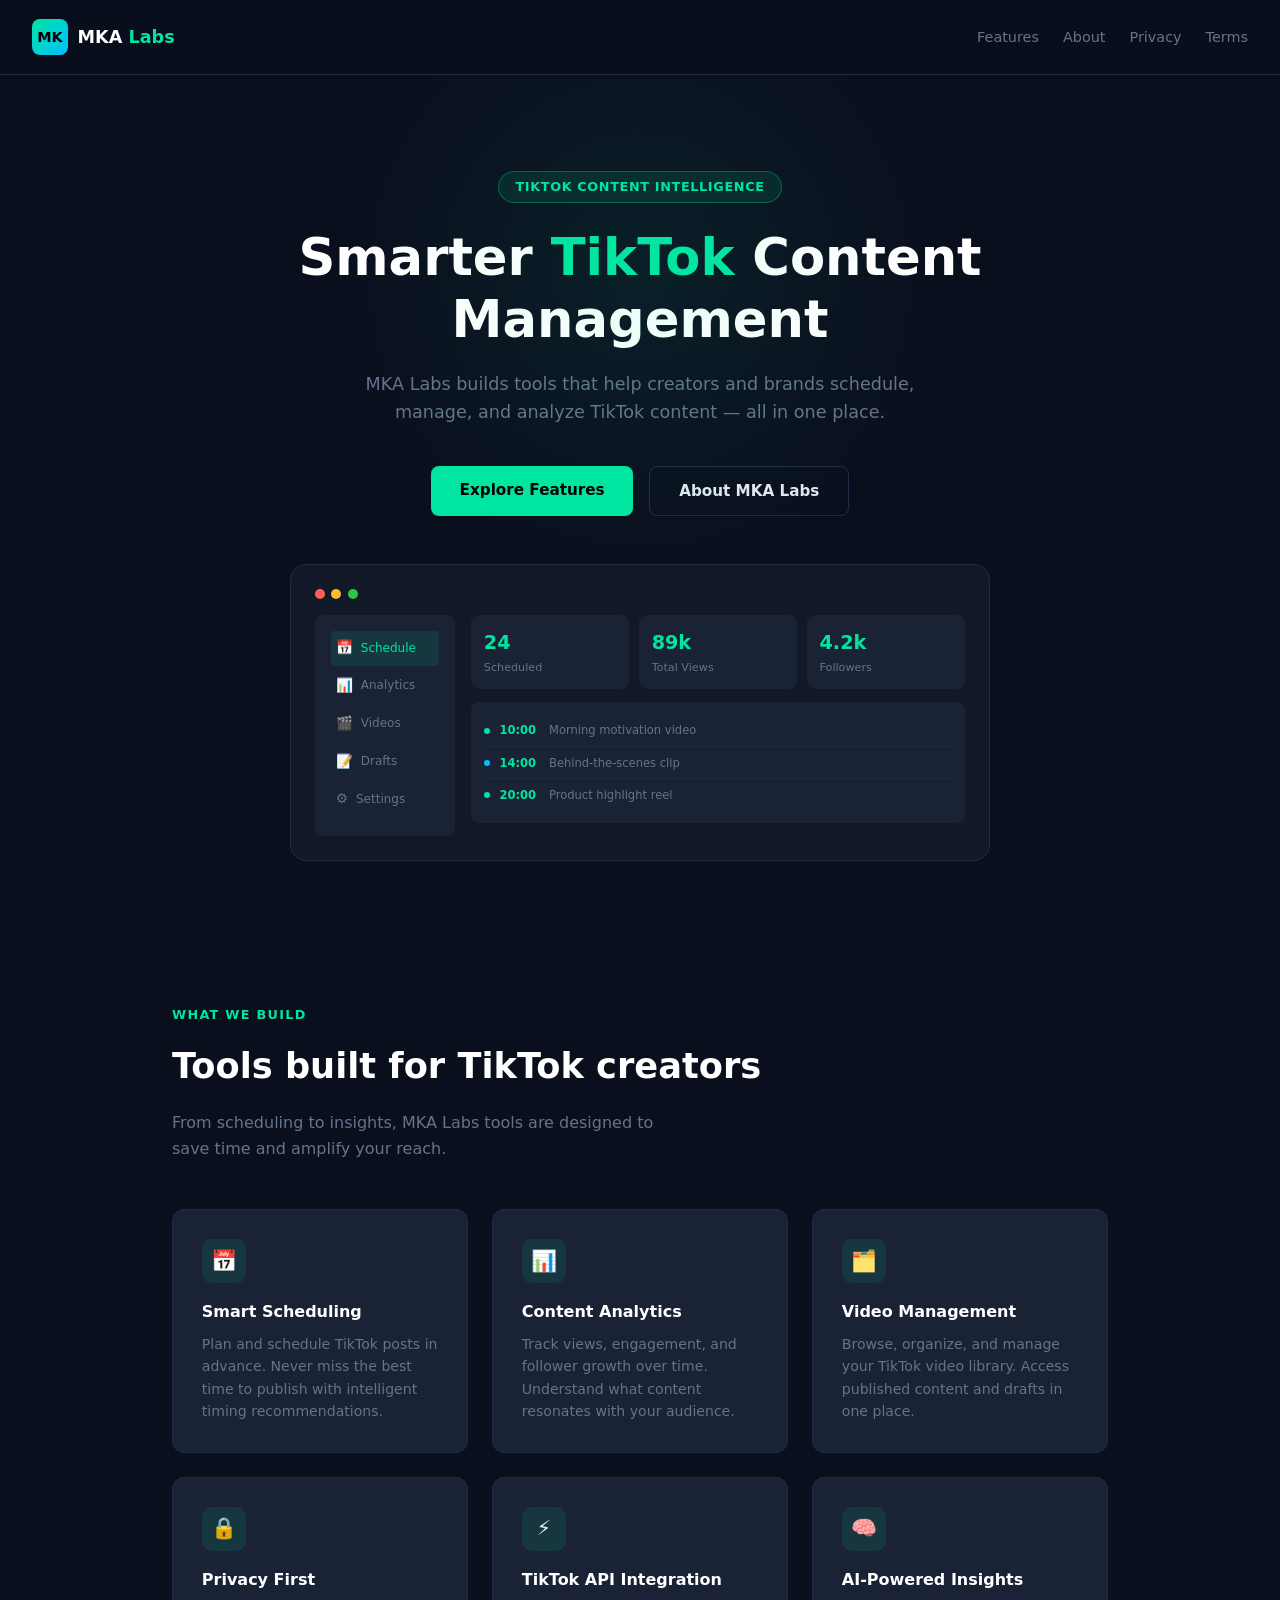
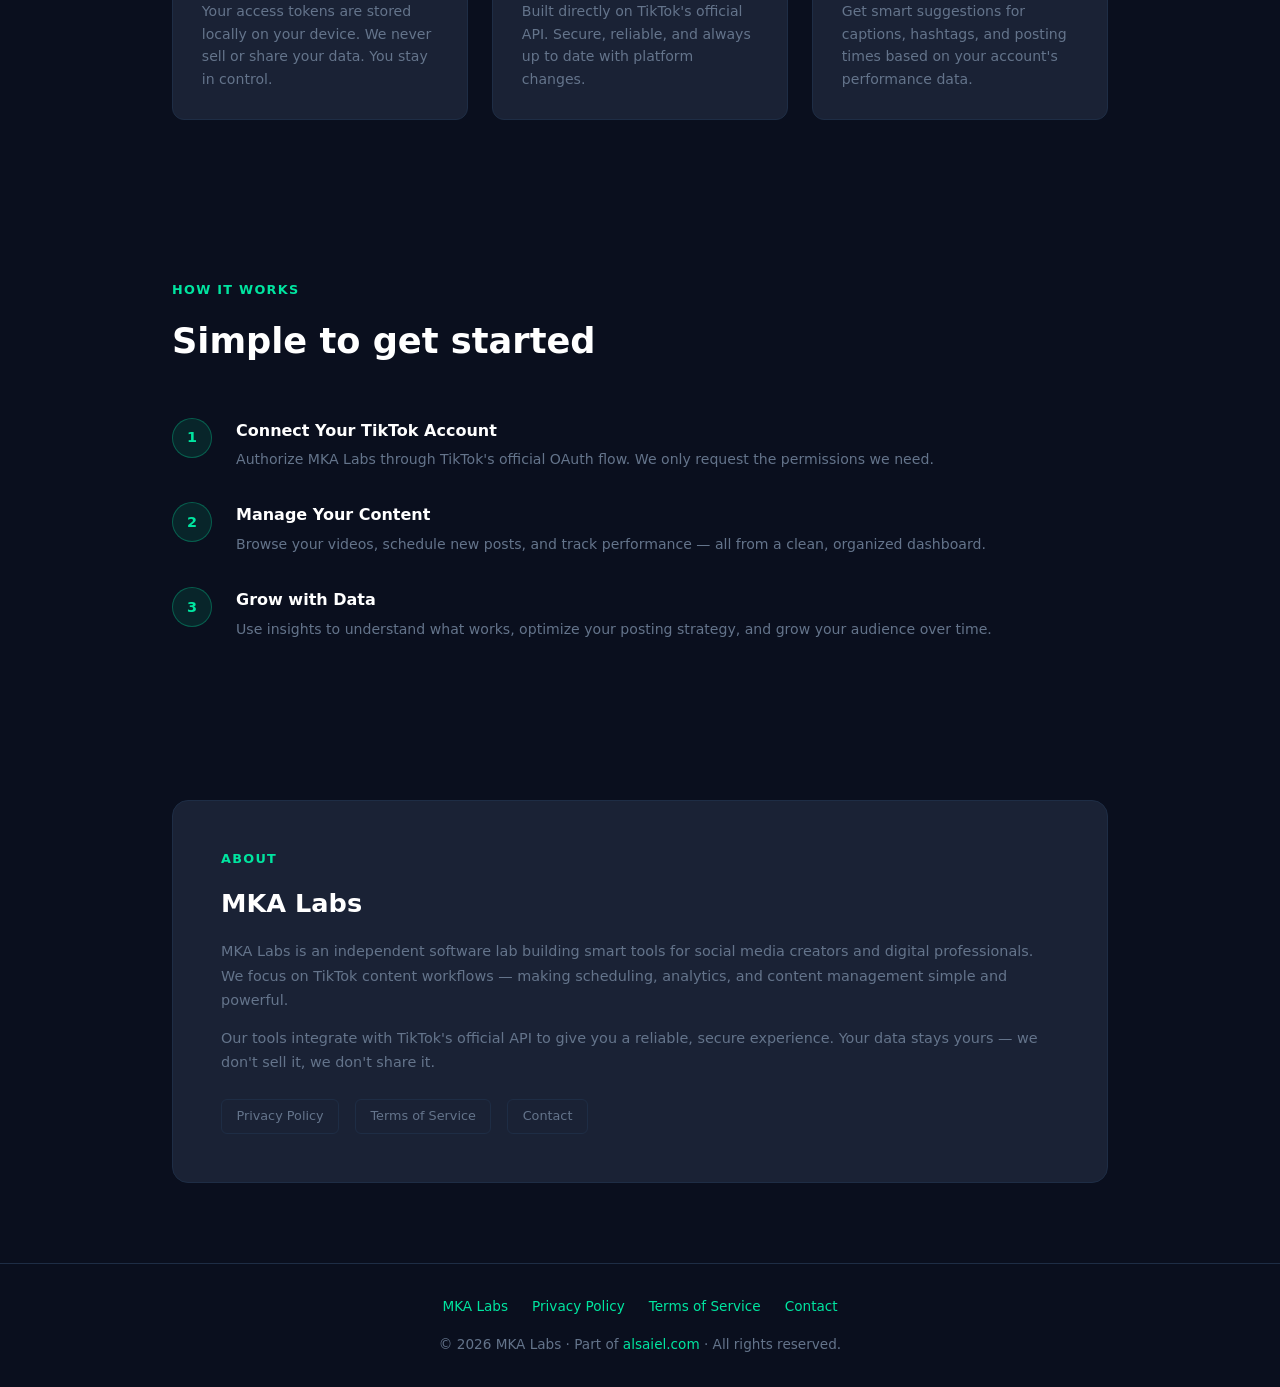
<file: mka-labs/index.html>
<!DOCTYPE html>
<html lang="en">
<head>
<meta charset="UTF-8">
<meta name="viewport" content="width=device-width, initial-scale=1.0">
<title>MKA Labs – Smart TikTok Content Tools</title>
<meta name="description" content="MKA Labs builds intelligent tools for TikTok content management, scheduling, and analytics.">
<style>
  :root {
    --bg: #0a0f1e;
    --surface: #111827;
    --card: #1a2235;
    --border: #1e2d45;
    --volt: #00E5A0;
    --volt2: #00bfff;
    --text: #e2e8f0;
    --muted: #64748b;
    --white: #ffffff;
  }
  * { margin: 0; padding: 0; box-sizing: border-box; }
  body {
    font-family: 'Segoe UI', system-ui, -apple-system, sans-serif;
    background: var(--bg);
    color: var(--text);
    line-height: 1.6;
  }

  /* NAV */
  nav {
    display: flex;
    align-items: center;
    justify-content: space-between;
    padding: 1.2rem 2rem;
    border-bottom: 1px solid var(--border);
    position: sticky; top: 0;
    background: rgba(10,15,30,0.95);
    backdrop-filter: blur(10px);
    z-index: 100;
  }
  .nav-logo { display: flex; align-items: center; gap: 0.6rem; text-decoration: none; }
  .logo-mark {
    width: 36px; height: 36px; border-radius: 8px;
    background: linear-gradient(135deg, var(--volt), var(--volt2));
    display: flex; align-items: center; justify-content: center;
    font-weight: 800; font-size: 0.9rem; color: #000;
  }
  .logo-text { font-weight: 700; font-size: 1.1rem; color: var(--white); }
  .logo-text span { color: var(--volt); }
  .nav-links { display: flex; gap: 1.5rem; }
  .nav-links a {
    color: var(--muted); text-decoration: none;
    font-size: 0.9rem; transition: color 0.2s;
  }
  .nav-links a:hover { color: var(--volt); }

  /* HERO */
  .hero {
    text-align: center;
    padding: 6rem 2rem 4rem;
    position: relative;
    overflow: hidden;
  }
  .hero::before {
    content: '';
    position: absolute;
    top: -100px; left: 50%;
    transform: translateX(-50%);
    width: 600px; height: 600px;
    background: radial-gradient(circle, rgba(0,229,160,0.08) 0%, transparent 70%);
    pointer-events: none;
  }
  .badge {
    display: inline-block;
    background: rgba(0,229,160,0.1);
    border: 1px solid rgba(0,229,160,0.3);
    color: var(--volt);
    padding: 0.3rem 1rem;
    border-radius: 50px;
    font-size: 0.8rem;
    font-weight: 600;
    letter-spacing: 0.05em;
    text-transform: uppercase;
    margin-bottom: 1.5rem;
  }
  h1 {
    font-size: clamp(2rem, 5vw, 3.2rem);
    font-weight: 800;
    color: var(--white);
    line-height: 1.2;
    margin-bottom: 1.2rem;
  }
  h1 span { color: var(--volt); }
  .hero-sub {
    font-size: 1.1rem;
    color: var(--muted);
    max-width: 560px;
    margin: 0 auto 2.5rem;
  }
  .btn-group { display: flex; gap: 1rem; justify-content: center; flex-wrap: wrap; }
  .btn {
    padding: 0.75rem 1.8rem;
    border-radius: 8px;
    font-size: 0.95rem;
    font-weight: 600;
    cursor: pointer;
    text-decoration: none;
    transition: all 0.2s;
  }
  .btn-primary {
    background: var(--volt);
    color: #000;
  }
  .btn-primary:hover { background: #00c98e; }
  .btn-outline {
    border: 1px solid var(--border);
    color: var(--text);
    background: transparent;
  }
  .btn-outline:hover { border-color: var(--volt); color: var(--volt); }

  /* VISUAL */
  .hero-visual {
    margin: 3rem auto 0;
    max-width: 700px;
    position: relative;
  }
  .mockup {
    background: var(--surface);
    border: 1px solid var(--border);
    border-radius: 16px;
    padding: 1.5rem;
    text-align: left;
  }
  .mockup-bar {
    display: flex; gap: 0.4rem; margin-bottom: 1rem;
  }
  .dot { width: 10px; height: 10px; border-radius: 50%; }
  .dot-r { background: #ff5f57; }
  .dot-y { background: #ffbd2e; }
  .dot-g { background: #28c840; }
  .mockup-content { display: flex; gap: 1rem; }
  .sidebar {
    width: 140px; flex-shrink: 0;
    background: var(--card);
    border-radius: 8px;
    padding: 1rem;
  }
  .side-item {
    display: flex; align-items: center; gap: 0.5rem;
    font-size: 0.75rem; color: var(--muted);
    padding: 0.4rem 0.3rem;
    border-radius: 4px;
    margin-bottom: 0.2rem;
    transition: background 0.2s;
  }
  .side-item.active { background: rgba(0,229,160,0.1); color: var(--volt); }
  .side-icon { font-size: 0.85rem; }
  .main-area { flex: 1; }
  .stat-row { display: flex; gap: 0.6rem; margin-bottom: 0.8rem; }
  .stat-card {
    flex: 1;
    background: var(--card);
    border-radius: 8px;
    padding: 0.8rem;
    font-size: 0.75rem;
  }
  .stat-num { font-size: 1.2rem; font-weight: 700; color: var(--volt); }
  .stat-lbl { color: var(--muted); font-size: 0.7rem; }
  .sched-block {
    background: var(--card);
    border-radius: 8px;
    padding: 0.8rem;
  }
  .sched-row {
    display: flex; align-items: center; gap: 0.6rem;
    font-size: 0.72rem; color: var(--muted);
    padding: 0.4rem 0;
    border-bottom: 1px solid var(--border);
  }
  .sched-row:last-child { border-bottom: none; }
  .sched-dot {
    width: 6px; height: 6px; border-radius: 50%;
    background: var(--volt); flex-shrink: 0;
  }
  .sched-dot.b { background: var(--volt2); }
  .sched-time { color: var(--volt); font-weight: 600; min-width: 40px; }

  /* SECTION */
  section { padding: 5rem 2rem; max-width: 1000px; margin: 0 auto; }
  .section-label {
    color: var(--volt); font-size: 0.8rem; font-weight: 700;
    text-transform: uppercase; letter-spacing: 0.1em;
    margin-bottom: 0.8rem;
  }
  h2 { font-size: clamp(1.6rem, 3vw, 2.2rem); font-weight: 700; color: var(--white); margin-bottom: 1rem; }
  .section-sub { color: var(--muted); max-width: 520px; }

  /* FEATURES */
  .features-grid {
    display: grid;
    grid-template-columns: repeat(auto-fit, minmax(280px, 1fr));
    gap: 1.5rem;
    margin-top: 3rem;
  }
  .feat-card {
    background: var(--card);
    border: 1px solid var(--border);
    border-radius: 12px;
    padding: 1.8rem;
    transition: border-color 0.3s;
  }
  .feat-card:hover { border-color: rgba(0,229,160,0.4); }
  .feat-icon {
    width: 44px; height: 44px;
    background: rgba(0,229,160,0.1);
    border-radius: 10px;
    display: flex; align-items: center; justify-content: center;
    font-size: 1.3rem;
    margin-bottom: 1rem;
  }
  .feat-card h3 { font-size: 1rem; font-weight: 700; color: var(--white); margin-bottom: 0.5rem; }
  .feat-card p { font-size: 0.88rem; color: var(--muted); line-height: 1.6; }

  /* HOW */
  .steps { display: flex; flex-direction: column; gap: 2rem; margin-top: 3rem; }
  .step { display: flex; gap: 1.5rem; align-items: flex-start; }
  .step-num {
    width: 40px; height: 40px; border-radius: 50%;
    background: rgba(0,229,160,0.1);
    border: 1px solid rgba(0,229,160,0.3);
    color: var(--volt);
    font-weight: 800; font-size: 0.9rem;
    display: flex; align-items: center; justify-content: center;
    flex-shrink: 0;
  }
  .step-body h3 { color: var(--white); font-size: 1rem; margin-bottom: 0.3rem; }
  .step-body p { color: var(--muted); font-size: 0.88rem; }

  /* ABOUT */
  .about-box {
    background: var(--card);
    border: 1px solid var(--border);
    border-radius: 16px;
    padding: 3rem;
    display: flex;
    gap: 3rem;
    align-items: center;
    flex-wrap: wrap;
  }
  .about-box .info { flex: 1; min-width: 260px; }
  .about-box .info p { color: var(--muted); font-size: 0.9rem; line-height: 1.7; margin-top: 0.8rem; }
  .about-links { display: flex; gap: 1rem; margin-top: 1.5rem; }
  .link-chip {
    display: inline-block;
    border: 1px solid var(--border);
    border-radius: 6px;
    padding: 0.4rem 0.9rem;
    font-size: 0.8rem;
    color: var(--muted);
    text-decoration: none;
    transition: all 0.2s;
  }
  .link-chip:hover { border-color: var(--volt); color: var(--volt); }

  /* FOOTER */
  footer {
    border-top: 1px solid var(--border);
    padding: 2rem;
    text-align: center;
    color: var(--muted);
    font-size: 0.85rem;
  }
  footer a { color: var(--volt); text-decoration: none; }
  footer a:hover { text-decoration: underline; }
  .footer-links { display: flex; gap: 1.5rem; justify-content: center; margin-bottom: 1rem; flex-wrap: wrap; }

  @media (max-width: 600px) {
    nav { padding: 1rem; }
    .nav-links { gap: 1rem; }
    .hero { padding: 4rem 1rem 2.5rem; }
    section { padding: 3.5rem 1rem; }
    .mockup-content { flex-direction: column; }
    .sidebar { width: 100%; }
    .about-box { padding: 1.8rem; }
  }
</style>
</head>
<body>

<nav>
  <a class="nav-logo" href="/mka-labs">
    <div class="logo-mark">MK</div>
    <span class="logo-text">MKA <span>Labs</span></span>
  </a>
  <div class="nav-links">
    <a href="#features">Features</a>
    <a href="#about">About</a>
    <a href="/mka-labs/privacy">Privacy</a>
    <a href="/mka-labs/terms">Terms</a>
  </div>
</nav>

<div class="hero">
  <div class="badge">TikTok Content Intelligence</div>
  <h1>Smarter <span>TikTok</span> Content<br>Management</h1>
  <p class="hero-sub">
    MKA Labs builds tools that help creators and brands schedule, manage,
    and analyze TikTok content — all in one place.
  </p>
  <div class="btn-group">
    <a href="#features" class="btn btn-primary">Explore Features</a>
    <a href="#about" class="btn btn-outline">About MKA Labs</a>
  </div>

  <div class="hero-visual">
    <div class="mockup">
      <div class="mockup-bar">
        <div class="dot dot-r"></div>
        <div class="dot dot-y"></div>
        <div class="dot dot-g"></div>
      </div>
      <div class="mockup-content">
        <div class="sidebar">
          <div class="side-item active"><span class="side-icon">📅</span> Schedule</div>
          <div class="side-item"><span class="side-icon">📊</span> Analytics</div>
          <div class="side-item"><span class="side-icon">🎬</span> Videos</div>
          <div class="side-item"><span class="side-icon">📝</span> Drafts</div>
          <div class="side-item"><span class="side-icon">⚙️</span> Settings</div>
        </div>
        <div class="main-area">
          <div class="stat-row">
            <div class="stat-card"><div class="stat-num">24</div><div class="stat-lbl">Scheduled</div></div>
            <div class="stat-card"><div class="stat-num">89k</div><div class="stat-lbl">Total Views</div></div>
            <div class="stat-card"><div class="stat-num">4.2k</div><div class="stat-lbl">Followers</div></div>
          </div>
          <div class="sched-block">
            <div class="sched-row"><div class="sched-dot"></div><span class="sched-time">10:00</span> Morning motivation video</div>
            <div class="sched-row"><div class="sched-dot b"></div><span class="sched-time">14:00</span> Behind-the-scenes clip</div>
            <div class="sched-row"><div class="sched-dot"></div><span class="sched-time">20:00</span> Product highlight reel</div>
          </div>
        </div>
      </div>
    </div>
  </div>
</div>

<section id="features">
  <div class="section-label">What We Build</div>
  <h2>Tools built for TikTok creators</h2>
  <p class="section-sub">From scheduling to insights, MKA Labs tools are designed to save time and amplify your reach.</p>

  <div class="features-grid">
    <div class="feat-card">
      <div class="feat-icon">📅</div>
      <h3>Smart Scheduling</h3>
      <p>Plan and schedule TikTok posts in advance. Never miss the best time to publish with intelligent timing recommendations.</p>
    </div>
    <div class="feat-card">
      <div class="feat-icon">📊</div>
      <h3>Content Analytics</h3>
      <p>Track views, engagement, and follower growth over time. Understand what content resonates with your audience.</p>
    </div>
    <div class="feat-card">
      <div class="feat-icon">🗂️</div>
      <h3>Video Management</h3>
      <p>Browse, organize, and manage your TikTok video library. Access published content and drafts in one place.</p>
    </div>
    <div class="feat-card">
      <div class="feat-icon">🔒</div>
      <h3>Privacy First</h3>
      <p>Your access tokens are stored locally on your device. We never sell or share your data. You stay in control.</p>
    </div>
    <div class="feat-card">
      <div class="feat-icon">⚡</div>
      <h3>TikTok API Integration</h3>
      <p>Built directly on TikTok's official API. Secure, reliable, and always up to date with platform changes.</p>
    </div>
    <div class="feat-card">
      <div class="feat-icon">🧠</div>
      <h3>AI-Powered Insights</h3>
      <p>Get smart suggestions for captions, hashtags, and posting times based on your account's performance data.</p>
    </div>
  </div>
</section>

<section id="how">
  <div class="section-label">How It Works</div>
  <h2>Simple to get started</h2>
  <div class="steps">
    <div class="step">
      <div class="step-num">1</div>
      <div class="step-body">
        <h3>Connect Your TikTok Account</h3>
        <p>Authorize MKA Labs through TikTok's official OAuth flow. We only request the permissions we need.</p>
      </div>
    </div>
    <div class="step">
      <div class="step-num">2</div>
      <div class="step-body">
        <h3>Manage Your Content</h3>
        <p>Browse your videos, schedule new posts, and track performance — all from a clean, organized dashboard.</p>
      </div>
    </div>
    <div class="step">
      <div class="step-num">3</div>
      <div class="step-body">
        <h3>Grow with Data</h3>
        <p>Use insights to understand what works, optimize your posting strategy, and grow your audience over time.</p>
      </div>
    </div>
  </div>
</section>

<section id="about">
  <div class="about-box">
    <div class="info">
      <div class="section-label">About</div>
      <h2 style="font-size:1.6rem;">MKA Labs</h2>
      <p>
        MKA Labs is an independent software lab building smart tools for social media
        creators and digital professionals. We focus on TikTok content workflows — making
        scheduling, analytics, and content management simple and powerful.
      </p>
      <p style="margin-top:0.8rem;">
        Our tools integrate with TikTok's official API to give you a reliable, secure
        experience. Your data stays yours — we don't sell it, we don't share it.
      </p>
      <div class="about-links">
        <a class="link-chip" href="/mka-labs/privacy">Privacy Policy</a>
        <a class="link-chip" href="/mka-labs/terms">Terms of Service</a>
        <a class="link-chip" href="mailto:contact@alsaiel.com">Contact</a>
      </div>
    </div>
  </div>
</section>

<footer>
  <div class="footer-links">
    <a href="/mka-labs">MKA Labs</a>
    <a href="/mka-labs/privacy">Privacy Policy</a>
    <a href="/mka-labs/terms">Terms of Service</a>
    <a href="mailto:contact@alsaiel.com">Contact</a>
  </div>
  <p>© 2026 MKA Labs · Part of <a href="https://alsaiel.com">alsaiel.com</a> · All rights reserved.</p>
</footer>

</body>
</html>
</file>
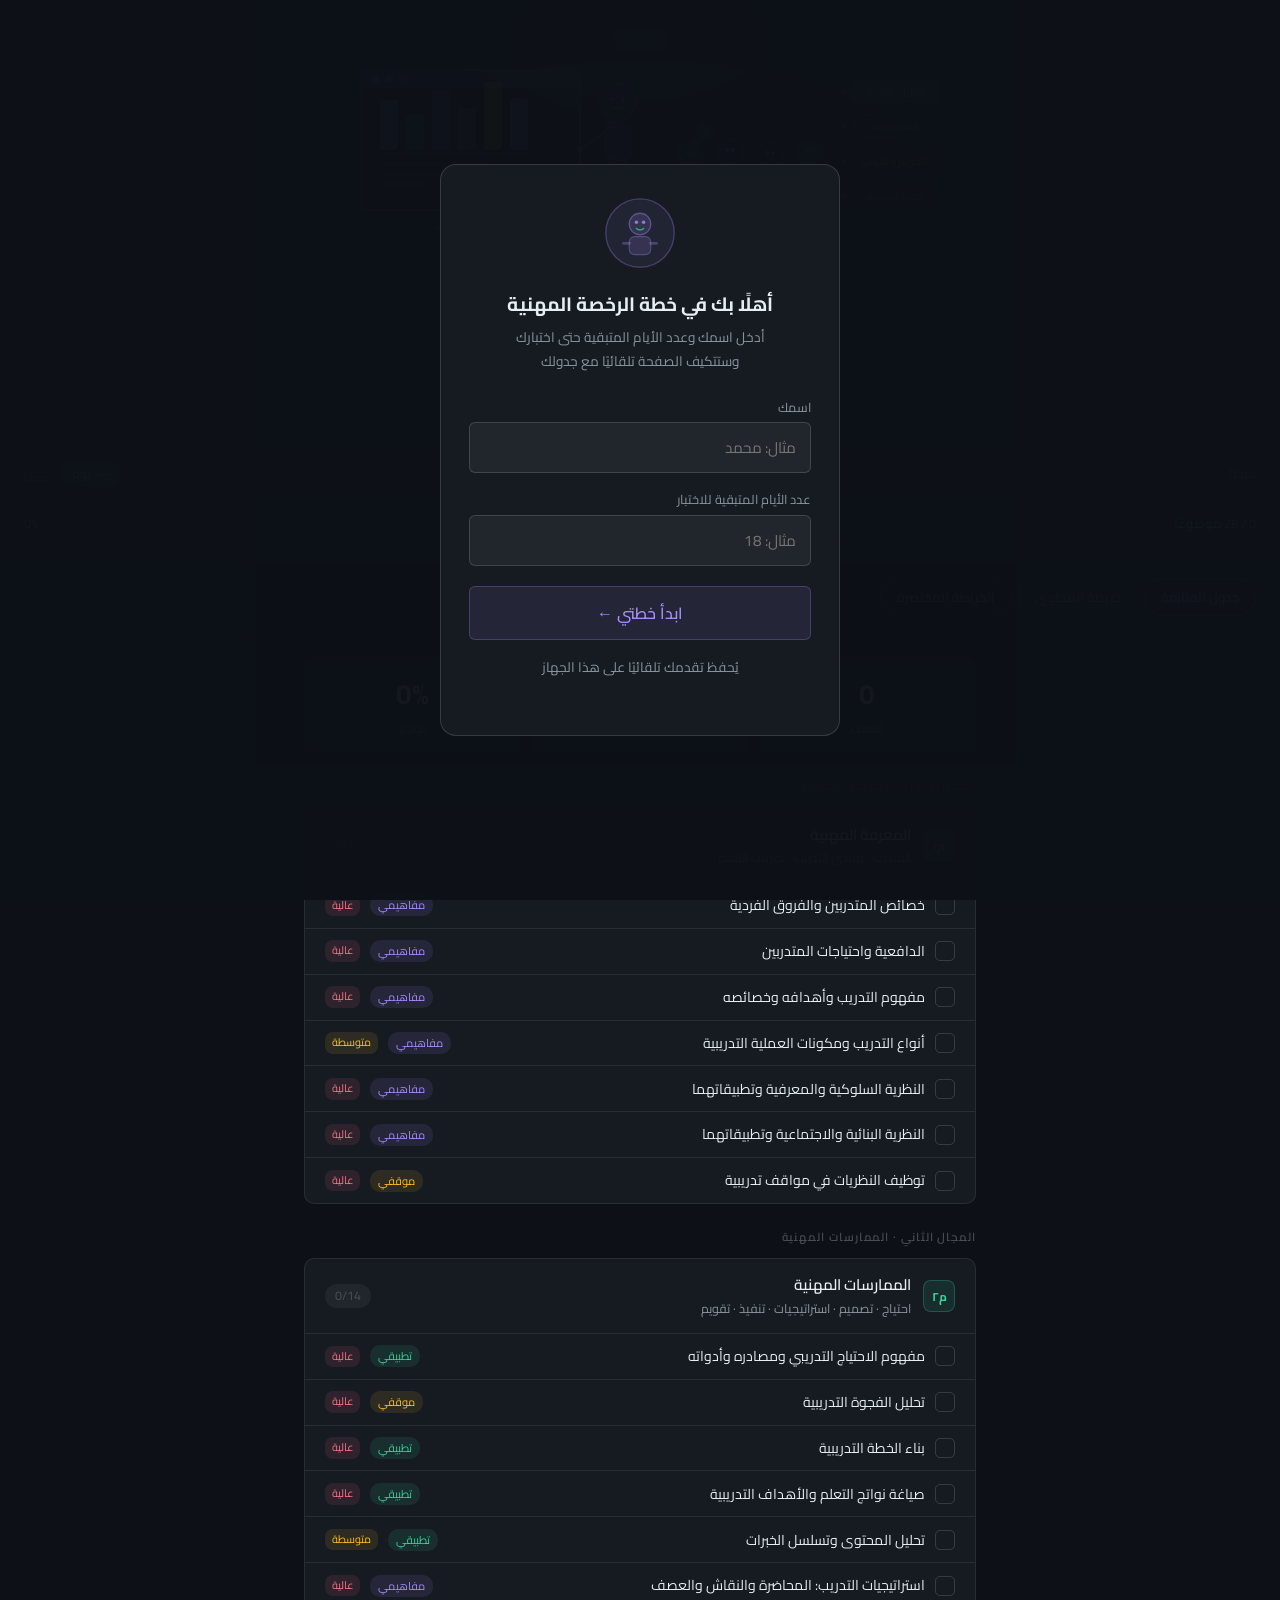
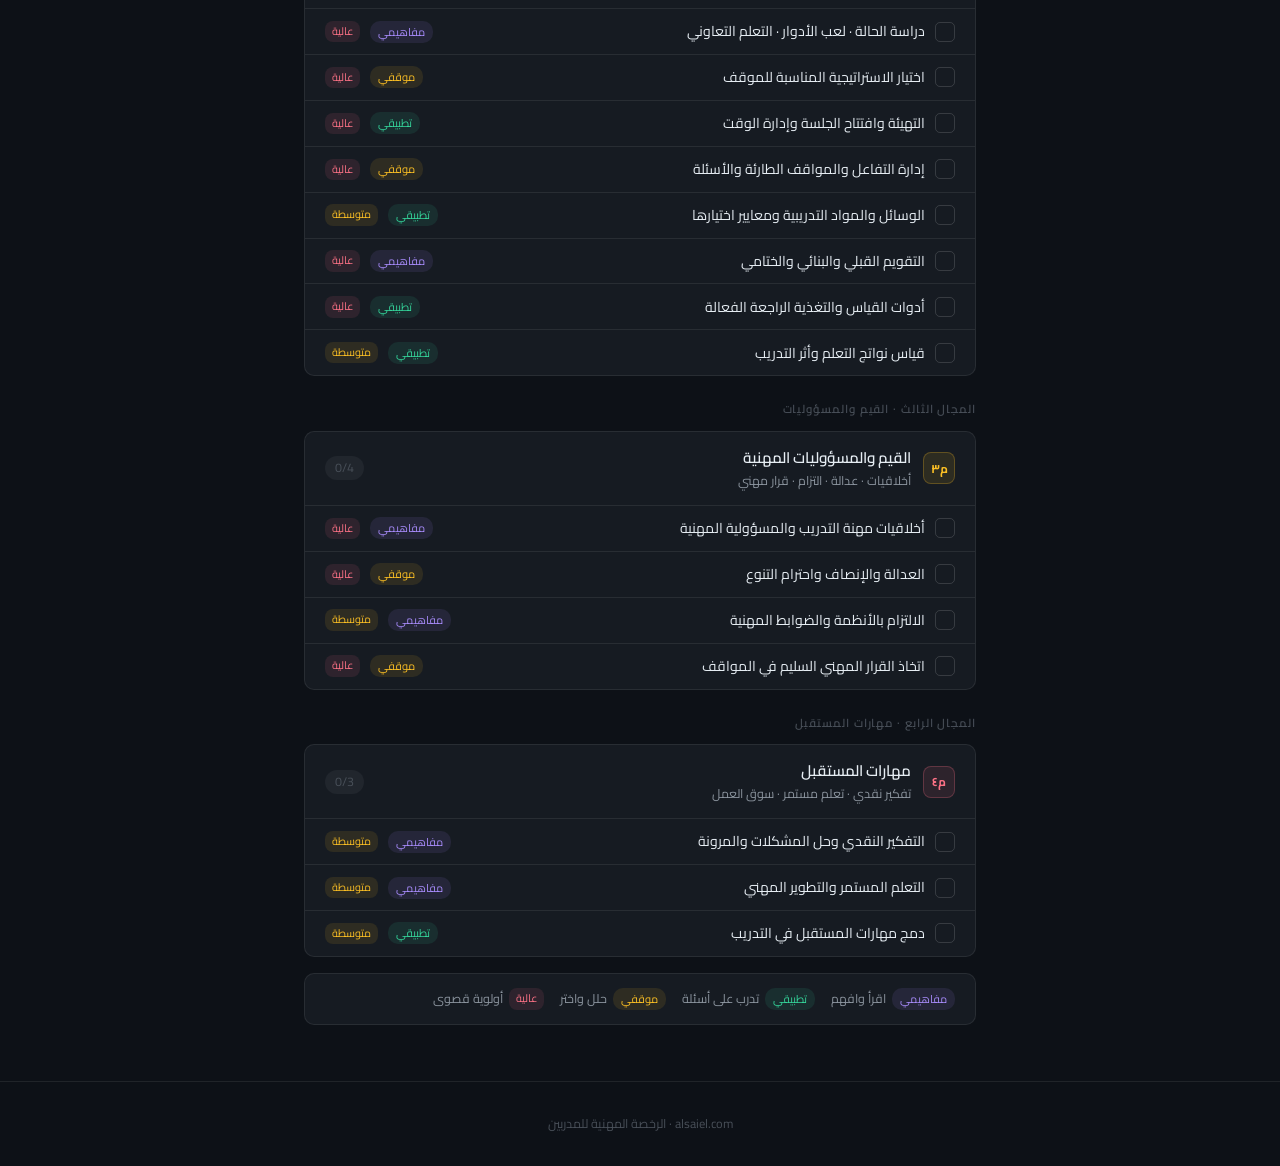
<file: rkhsa/index.html>
<!DOCTYPE html>
<html lang="ar" dir="rtl">
<head>
<meta charset="UTF-8">
<meta name="viewport" content="width=device-width, initial-scale=1.0">
<title>الرخصة المهنية للمدربين · alsaiel.com</title>
<link rel="preconnect" href="https://fonts.googleapis.com">
<link href="https://fonts.googleapis.com/css2?family=Cairo:wght@400;500;600;700&display=swap" rel="stylesheet">
<style>
:root {
  --bg: #0d1117;
  --bg2: #161b22;
  --bg3: #21262d;
  --border: rgba(255,255,255,0.08);
  --border2: rgba(255,255,255,0.14);
  --text: #e6edf3;
  --text2: #8b949e;
  --text3: #484f58;
  --purple: #a78bfa;
  --purple-bg: rgba(167,139,250,0.1);
  --purple-border: rgba(167,139,250,0.25);
  --teal: #34d399;
  --teal-bg: rgba(52,211,153,0.1);
  --teal-border: rgba(52,211,153,0.25);
  --amber: #fbbf24;
  --amber-bg: rgba(251,191,36,0.1);
  --amber-border: rgba(251,191,36,0.25);
  --coral: #fb7185;
  --coral-bg: rgba(251,113,133,0.1);
  --coral-border: rgba(251,113,133,0.25);
  --blue: #60a5fa;
  --blue-bg: rgba(96,165,250,0.1);
  --blue-border: rgba(96,165,250,0.25);
  --green-done: #22c55e;
  --radius: 10px;
  --radius-sm: 6px;
}
* { box-sizing: border-box; margin: 0; padding: 0; }
body {
  font-family: 'Cairo', sans-serif;
  background: var(--bg);
  color: var(--text);
  min-height: 100vh;
  font-size: 15px;
  line-height: 1.6;
}

/* HERO */
.hero {
  background: var(--bg2);
  border-bottom: 1px solid var(--border);
  padding: 2.5rem 1.5rem 2rem;
  text-align: center;
  position: relative;
  overflow: hidden;
}
.hero::before {
  content: '';
  position: absolute;
  top: -60px; left: 50%;
  transform: translateX(-50%);
  width: 400px; height: 200px;
  background: radial-gradient(ellipse, rgba(167,139,250,0.12) 0%, transparent 70%);
  pointer-events: none;
}
.hero-icon {
  width: 64px; height: 64px;
  background: var(--purple-bg);
  border: 1px solid var(--purple-border);
  border-radius: 16px;
  display: flex; align-items: center; justify-content: center;
  margin: 0 auto 1.25rem;
  font-size: 28px;
}
.hero h1 {
  font-size: 1.6rem;
  font-weight: 700;
  color: var(--text);
  margin-bottom: .4rem;
}
.hero p {
  color: var(--text2);
  font-size: .9rem;
  margin-bottom: 1.5rem;
}
.hero-stats {
  display: flex;
  justify-content: center;
  gap: 1rem;
  flex-wrap: wrap;
}
.hero-stat {
  background: var(--bg3);
  border: 1px solid var(--border);
  border-radius: var(--radius-sm);
  padding: .5rem 1.25rem;
  font-size: .85rem;
  color: var(--text2);
}
.hero-stat span {
  font-weight: 600;
  color: var(--text);
}

/* PROGRESS BAR */
.progress-wrap {
  padding: 1rem 1.5rem;
  background: var(--bg2);
  border-bottom: 1px solid var(--border);
  position: sticky;
  top: 0;
  z-index: 100;
}
.progress-label {
  display: flex;
  justify-content: space-between;
  font-size: .8rem;
  color: var(--text2);
  margin-bottom: .4rem;
}
.progress-label span { color: var(--teal); font-weight: 600; }
.progress-bar {
  height: 5px;
  background: var(--bg3);
  border-radius: 3px;
  overflow: hidden;
  border: 1px solid var(--border);
}
.progress-fill {
  height: 100%;
  background: linear-gradient(90deg, var(--purple), var(--teal));
  border-radius: 3px;
  transition: width .4s ease;
  width: 0%;
}

/* TABS */
.tabs {
  display: flex;
  gap: 6px;
  padding: 1rem 1.5rem;
  border-bottom: 1px solid var(--border);
  overflow-x: auto;
  background: var(--bg);
  scrollbar-width: none;
}
.tabs::-webkit-scrollbar { display: none; }
.tab {
  padding: 6px 16px;
  border: 1px solid var(--border2);
  border-radius: 20px;
  font-size: .82rem;
  font-family: 'Cairo', sans-serif;
  cursor: pointer;
  color: var(--text2);
  background: transparent;
  white-space: nowrap;
  transition: all .15s;
}
.tab:hover { border-color: var(--purple-border); color: var(--purple); }
.tab.on {
  background: var(--purple-bg);
  border-color: var(--purple-border);
  color: var(--purple);
  font-weight: 600;
}

/* MAIN */
.main { max-width: 720px; margin: 0 auto; padding: 1.5rem; }
.panel { display: none; }
.panel.on { display: block; }

/* SECTION LABEL */
.section-label {
  font-size: .72rem;
  font-weight: 600;
  color: var(--text3);
  letter-spacing: .08em;
  text-transform: uppercase;
  margin: 1.5rem 0 .75rem;
}
.section-label:first-child { margin-top: 0; }

/* DOMAIN CARD */
.domain-card {
  background: var(--bg2);
  border: 1px solid var(--border);
  border-radius: var(--radius);
  margin-bottom: 1rem;
  overflow: hidden;
}
.domain-header {
  display: flex;
  align-items: center;
  gap: 12px;
  padding: .875rem 1.25rem;
  border-bottom: 1px solid var(--border);
}
.domain-badge {
  width: 32px; height: 32px;
  border-radius: 8px;
  display: flex; align-items: center; justify-content: center;
  font-size: 12px;
  font-weight: 700;
  flex-shrink: 0;
}
.d1 { background: var(--purple-bg); color: var(--purple); border: 1px solid var(--purple-border); }
.d2 { background: var(--teal-bg); color: var(--teal); border: 1px solid var(--teal-border); }
.d3 { background: var(--amber-bg); color: var(--amber); border: 1px solid var(--amber-border); }
.d4 { background: var(--coral-bg); color: var(--coral); border: 1px solid var(--coral-border); }
.domain-info h3 { font-size: .95rem; font-weight: 600; color: var(--text); }
.domain-info p { font-size: .78rem; color: var(--text2); margin-top: 1px; }
.domain-count { margin-right: auto; font-size: .78rem; color: var(--text3); background: var(--bg3); padding: 2px 10px; border-radius: 12px; }

/* TOPIC ROW */
.topic-row {
  display: flex;
  align-items: center;
  gap: 10px;
  padding: .7rem 1.25rem;
  cursor: pointer;
  transition: background .1s;
  border-bottom: 1px solid var(--border);
  user-select: none;
}
.topic-row:last-child { border-bottom: none; }
.topic-row:hover { background: var(--bg3); }
.topic-row.done { opacity: .6; }
.check {
  width: 20px; height: 20px;
  border: 1.5px solid var(--border2);
  border-radius: 5px;
  flex-shrink: 0;
  display: flex; align-items: center; justify-content: center;
  transition: all .15s;
  font-size: 11px;
  color: transparent;
}
.topic-row.done .check {
  background: var(--green-done);
  border-color: var(--green-done);
  color: #fff;
}
.topic-name {
  flex: 1;
  font-size: .88rem;
  color: var(--text);
}
.topic-row.done .topic-name {
  text-decoration: line-through;
  color: var(--text2);
}
.type-badge {
  font-size: .7rem;
  padding: 2px 8px;
  border-radius: 10px;
  white-space: nowrap;
  flex-shrink: 0;
}
.type-m { background: var(--purple-bg); color: var(--purple); }
.type-t { background: var(--teal-bg); color: var(--teal); }
.type-s { background: var(--amber-bg); color: var(--amber); }
.pri-badge {
  font-size: .68rem;
  padding: 2px 7px;
  border-radius: 8px;
  white-space: nowrap;
  flex-shrink: 0;
}
.pri-h { background: rgba(251,113,133,.1); color: var(--coral); }
.pri-m { background: var(--amber-bg); color: var(--amber); }
.pri-l { background: var(--teal-bg); color: var(--teal); }

/* LEGEND */
.legend {
  display: flex;
  gap: 1rem;
  flex-wrap: wrap;
  margin-top: 1rem;
  padding: .875rem 1.25rem;
  background: var(--bg2);
  border: 1px solid var(--border);
  border-radius: var(--radius);
}
.legend-item {
  display: flex;
  align-items: center;
  gap: 6px;
  font-size: .78rem;
  color: var(--text2);
}

/* MAP GRID */
.map-grid {
  display: grid;
  grid-template-columns: repeat(auto-fit, minmax(160px, 1fr));
  gap: 10px;
  margin-bottom: 1rem;
}
.map-card {
  border-radius: var(--radius);
  padding: .875rem 1rem;
  border: 1px solid;
}
.mc-purple { background: var(--purple-bg); border-color: var(--purple-border); }
.mc-teal { background: var(--teal-bg); border-color: var(--teal-border); }
.mc-amber { background: var(--amber-bg); border-color: var(--amber-border); }
.mc-coral { background: var(--coral-bg); border-color: var(--coral-border); }
.mc-blue { background: var(--blue-bg); border-color: var(--blue-border); }
.mc-gray { background: var(--bg3); border-color: var(--border2); }
.map-card-title {
  font-size: .82rem;
  font-weight: 700;
  margin-bottom: .4rem;
}
.mc-purple .map-card-title { color: var(--purple); }
.mc-teal .map-card-title { color: var(--teal); }
.mc-amber .map-card-title { color: var(--amber); }
.mc-coral .map-card-title { color: var(--coral); }
.mc-blue .map-card-title { color: var(--blue); }
.mc-gray .map-card-title { color: var(--text2); }
.map-card-items {
  font-size: .78rem;
  color: var(--text2);
  line-height: 1.8;
}

/* FLOW */
.flow {
  background: var(--bg2);
  border: 1px solid var(--border);
  border-radius: var(--radius);
  padding: 1rem 1.25rem;
  margin-bottom: 1rem;
}
.flow-step {
  display: flex;
  align-items: center;
  gap: 10px;
  padding: .5rem 0;
  border-bottom: 1px solid var(--border);
}
.flow-step:last-child { border-bottom: none; }
.flow-tag {
  font-size: .72rem;
  padding: 3px 10px;
  border-radius: 10px;
  font-weight: 600;
  white-space: nowrap;
}
.ft-basis { background: var(--purple-bg); color: var(--purple); }
.ft-apply { background: var(--teal-bg); color: var(--teal); }
.ft-sit { background: var(--amber-bg); color: var(--amber); }
.flow-arrow { color: var(--text3); font-size: .8rem; }
.flow-text { font-size: .85rem; color: var(--text); }

/* REPEATED Q */
.q-row {
  display: flex;
  align-items: center;
  justify-content: space-between;
  padding: .65rem 1.25rem;
  border-bottom: 1px solid var(--border);
  font-size: .85rem;
  color: var(--text);
}
.q-row:last-child { border-bottom: none; }

/* MINI MAP */
.mini-grid {
  display: grid;
  grid-template-columns: 1fr 1fr;
  gap: 8px;
  margin-bottom: 1rem;
}
.mini-card {
  border-radius: var(--radius);
  padding: .75rem .875rem;
  border: 1px solid;
}
.mini-card.full { grid-column: span 2; }
.mini-card .mini-title {
  font-size: .8rem;
  font-weight: 700;
  margin-bottom: .3rem;
}
.mini-card .mini-items {
  font-size: .75rem;
  line-height: 1.75;
}

/* STATS ROW */
.stats-row {
  display: grid;
  grid-template-columns: repeat(3, 1fr);
  gap: 10px;
  margin-bottom: 1.25rem;
}
.stat-card {
  background: var(--bg2);
  border: 1px solid var(--border);
  border-radius: var(--radius);
  padding: .875rem;
  text-align: center;
}
.stat-num {
  font-size: 1.75rem;
  font-weight: 700;
  color: var(--text);
}
.stat-lbl {
  font-size: .75rem;
  color: var(--text2);
  margin-top: 2px;
}

/* ONBOARDING OVERLAY */
.onboard-overlay {
  position: fixed; inset: 0; z-index: 999;
  background: rgba(13,17,23,0.97);
  display: flex; align-items: center; justify-content: center;
  padding: 1.5rem;
}
.onboard-box {
  background: var(--bg2);
  border: 1px solid var(--border2);
  border-radius: 16px;
  padding: 2rem 1.75rem;
  max-width: 400px; width: 100%;
  text-align: center;
}
.onboard-box h2 { font-size: 1.2rem; font-weight: 700; color: var(--text); margin-bottom: .4rem; }
.onboard-box p { font-size: .85rem; color: var(--text2); margin-bottom: 1.5rem; line-height: 1.7; }
.onboard-field { margin-bottom: 1rem; text-align: right; }
.onboard-field label { display: block; font-size: .8rem; color: var(--text2); margin-bottom: 5px; }
.onboard-field input {
  width: 100%; padding: 10px 14px;
  background: var(--bg3); border: 1px solid var(--border2);
  border-radius: var(--radius-sm); color: var(--text);
  font-family: 'Cairo', sans-serif; font-size: .95rem;
  outline: none; transition: border .15s;
}
.onboard-field input:focus { border-color: rgba(167,139,250,0.6); }
.onboard-btn {
  width: 100%; padding: 11px;
  background: var(--purple-bg); border: 1px solid var(--purple-border);
  border-radius: var(--radius-sm); color: var(--purple);
  font-family: 'Cairo', sans-serif; font-size: 1rem; font-weight: 600;
  cursor: pointer; transition: all .15s; margin-top: .25rem;
}
.onboard-btn:hover { background: rgba(167,139,250,0.2); }
.onboard-note { font-size: .75rem; color: var(--text3); margin-top: 1rem; }
/* DAYS BAR */
.days-bar {
  background: var(--bg3);
  border-bottom: 1px solid var(--border);
  padding: .6rem 1.5rem;
  display: flex; align-items: center; justify-content: space-between;
  flex-wrap: wrap; gap: .5rem;
}
.days-bar-left { font-size: .82rem; color: var(--text2); }
.days-bar-left span { color: var(--text); font-weight: 600; }
.days-badge {
  font-size: .78rem; padding: 3px 12px;
  border-radius: 12px; font-weight: 600;
}
.days-badge.green { background: var(--teal-bg); color: var(--teal); }
.days-badge.amber { background: var(--amber-bg); color: var(--amber); }
.days-badge.red { background: rgba(251,113,133,.1); color: var(--coral); }
.edit-days-btn {
  font-size: .75rem; color: var(--text3); background: none; border: none;
  cursor: pointer; font-family: 'Cairo', sans-serif; padding: 0;
  text-decoration: underline; text-underline-offset: 2px;
}
.edit-days-btn:hover { color: var(--text2); }
/* FOOTER */
.footer {
  text-align: center;
  padding: 2rem 1rem;
  font-size: .78rem;
  color: var(--text3);
  border-top: 1px solid var(--border);
  margin-top: 2rem;
}
.footer a { color: var(--purple); text-decoration: none; }

@media (max-width: 480px) {
  .hero h1 { font-size: 1.3rem; }
  .mini-grid { grid-template-columns: 1fr; }
  .mini-card.full { grid-column: span 1; }
  .stats-row { grid-template-columns: 1fr 1fr; }
  .stats-row .stat-card:last-child { grid-column: span 2; }
  .topic-name { font-size: .82rem; }
}
</style>
</head>
<body>

<div class="onboard-overlay" id="onboard">
  <div class="onboard-box">
    <svg viewBox="0 0 80 80" width="72" height="72" xmlns="http://www.w3.org/2000/svg" style="display:block;margin:0 auto 1.25rem">
      <circle cx="40" cy="40" r="38" fill="rgba(167,139,250,0.08)" stroke="rgba(167,139,250,0.3)" stroke-width="1.5"/>
      <circle cx="40" cy="30" r="12" fill="rgba(167,139,250,0.15)" stroke="rgba(167,139,250,0.4)" stroke-width="1.5"/>
      <circle cx="36" cy="28" r="2" fill="rgba(167,139,250,0.8)"/>
      <circle cx="44" cy="28" r="2" fill="rgba(167,139,250,0.8)"/>
      <path d="M36 35 Q40 38 44 35" stroke="rgba(52,211,153,0.8)" stroke-width="1.5" fill="none" stroke-linecap="round"/>
      <rect x="28" y="44" width="24" height="20" rx="6" fill="rgba(167,139,250,0.15)" stroke="rgba(167,139,250,0.35)" stroke-width="1.2"/>
      <rect x="20" y="50" width="10" height="3" rx="1.5" fill="rgba(167,139,250,0.3)"/>
      <rect x="50" y="50" width="10" height="3" rx="1.5" fill="rgba(167,139,250,0.3)"/>
    </svg>
    <h2>أهلًا بك في خطة الرخصة المهنية</h2>
    <p>أدخل اسمك وعدد الأيام المتبقية حتى اختبارك<br>وستتكيف الصفحة تلقائيًا مع جدولك</p>
    <div class="onboard-field">
      <label>اسمك</label>
      <input type="text" id="ob-name" placeholder="مثال: محمد" maxlength="30"/>
    </div>
    <div class="onboard-field">
      <label>عدد الأيام المتبقية للاختبار</label>
      <input type="number" id="ob-days" placeholder="مثال: 18" min="1" max="365"/>
    </div>
    <button class="onboard-btn" onclick="startApp()">ابدأ خطتي ←</button>
    <p class="onboard-note">يُحفظ تقدمك تلقائيًا على هذا الجهاز</p>
  </div>
</div>

<div class="hero">
  <div class="hero-illustration">
    <svg viewBox="0 0 680 220" xmlns="http://www.w3.org/2000/svg" style="width:100%;max-width:680px;display:block;margin:0 auto 1.5rem">

      <!-- background glow -->
      <ellipse cx="340" cy="110" rx="260" ry="90" fill="rgba(167,139,250,0.06)"/>

      <!-- whiteboard / screen -->
      <rect x="60" y="30" width="220" height="140" rx="8" fill="#1e2433" stroke="rgba(167,139,250,0.35)" stroke-width="1.5"/>
      <rect x="60" y="30" width="220" height="18" rx="8" fill="rgba(167,139,250,0.18)"/>
      <circle cx="75" cy="39" r="4" fill="rgba(167,139,250,0.5)"/>
      <circle cx="89" cy="39" r="4" fill="rgba(52,211,153,0.5)"/>
      <circle cx="103" cy="39" r="4" fill="rgba(251,113,133,0.4)"/>

      <!-- chart on screen -->
      <rect x="80" y="60" width="18" height="50" rx="3" fill="rgba(167,139,250,0.5)"/>
      <rect x="106" y="75" width="18" height="35" rx="3" fill="rgba(52,211,153,0.5)"/>
      <rect x="132" y="50" width="18" height="60" rx="3" fill="rgba(167,139,250,0.35)"/>
      <rect x="158" y="68" width="18" height="42" rx="3" fill="rgba(52,211,153,0.35)"/>
      <rect x="184" y="42" width="18" height="68" rx="3" fill="rgba(251,191,36,0.5)"/>
      <rect x="210" y="58" width="18" height="52" rx="3" fill="rgba(167,139,250,0.5)"/>
      <!-- axis -->
      <line x1="78" y1="114" x2="234" y2="114" stroke="rgba(255,255,255,0.12)" stroke-width="1"/>

      <!-- screen text lines -->
      <rect x="80" y="122" width="60" height="4" rx="2" fill="rgba(255,255,255,0.08)"/>
      <rect x="148" y="122" width="40" height="4" rx="2" fill="rgba(255,255,255,0.06)"/>
      <rect x="80" y="132" width="90" height="4" rx="2" fill="rgba(255,255,255,0.05)"/>
      <rect x="80" y="142" width="50" height="4" rx="2" fill="rgba(255,255,255,0.06)"/>

      <!-- screen stand -->
      <rect x="155" y="170" width="10" height="18" rx="2" fill="rgba(167,139,250,0.2)"/>
      <rect x="135" y="186" width="50" height="5" rx="2" fill="rgba(167,139,250,0.15)"/>

      <!-- trainer figure -->
      <circle cx="318" cy="62" r="18" fill="rgba(167,139,250,0.15)" stroke="rgba(167,139,250,0.4)" stroke-width="1.5"/>
      <!-- head detail -->
      <circle cx="313" cy="59" r="2" fill="rgba(167,139,250,0.7)"/>
      <circle cx="323" cy="59" r="2" fill="rgba(167,139,250,0.7)"/>
      <path d="M313 67 Q318 70 323 67" stroke="rgba(52,211,153,0.7)" stroke-width="1.5" fill="none" stroke-linecap="round"/>
      <!-- body -->
      <rect x="305" y="82" width="26" height="38" rx="6" fill="rgba(167,139,250,0.2)" stroke="rgba(167,139,250,0.35)" stroke-width="1"/>
      <!-- pointer arm -->
      <line x1="305" y1="92" x2="282" y2="108" stroke="rgba(167,139,250,0.5)" stroke-width="2" stroke-linecap="round"/>
      <circle cx="280" cy="109" r="3" fill="rgba(167,139,250,0.7)"/>
      <!-- legs -->
      <rect x="308" y="118" width="8" height="28" rx="4" fill="rgba(167,139,250,0.2)"/>
      <rect x="320" y="118" width="8" height="28" rx="4" fill="rgba(167,139,250,0.2)"/>

      <!-- trainees row -->
      <!-- trainee 1 -->
      <circle cx="390" cy="115" r="13" fill="rgba(52,211,153,0.12)" stroke="rgba(52,211,153,0.35)" stroke-width="1"/>
      <circle cx="387" cy="113" r="2" fill="rgba(52,211,153,0.6)"/>
      <circle cx="393" cy="113" r="2" fill="rgba(52,211,153,0.6)"/>
      <rect x="381" y="130" width="18" height="26" rx="5" fill="rgba(52,211,153,0.15)" stroke="rgba(52,211,153,0.25)" stroke-width="1"/>
      <!-- trainee 2 -->
      <circle cx="430" cy="112" r="13" fill="rgba(251,191,36,0.1)" stroke="rgba(251,191,36,0.3)" stroke-width="1"/>
      <circle cx="427" cy="110" r="2" fill="rgba(251,191,36,0.6)"/>
      <circle cx="433" cy="110" r="2" fill="rgba(251,191,36,0.6)"/>
      <rect x="421" y="127" width="18" height="26" rx="5" fill="rgba(251,191,36,0.1)" stroke="rgba(251,191,36,0.2)" stroke-width="1"/>
      <!-- trainee 3 -->
      <circle cx="470" cy="115" r="13" fill="rgba(251,113,133,0.1)" stroke="rgba(251,113,133,0.3)" stroke-width="1"/>
      <circle cx="467" cy="113" r="2" fill="rgba(251,113,133,0.6)"/>
      <circle cx="473" cy="113" r="2" fill="rgba(251,113,133,0.6)"/>
      <rect x="461" y="130" width="18" height="26" rx="5" fill="rgba(251,113,133,0.1)" stroke="rgba(251,113,133,0.2)" stroke-width="1"/>
      <!-- trainee 4 -->
      <circle cx="510" cy="112" r="13" fill="rgba(96,165,250,0.1)" stroke="rgba(96,165,250,0.3)" stroke-width="1"/>
      <circle cx="507" cy="110" r="2" fill="rgba(96,165,250,0.6)"/>
      <circle cx="513" cy="110" r="2" fill="rgba(96,165,250,0.6)"/>
      <rect x="501" y="127" width="18" height="26" rx="5" fill="rgba(96,165,250,0.1)" stroke="rgba(96,165,250,0.2)" stroke-width="1"/>

      <!-- desks under trainees -->
      <rect x="372" y="156" width="36" height="5" rx="2" fill="rgba(255,255,255,0.06)"/>
      <rect x="412" y="156" width="36" height="5" rx="2" fill="rgba(255,255,255,0.06)"/>
      <rect x="452" y="156" width="36" height="5" rx="2" fill="rgba(255,255,255,0.06)"/>
      <rect x="492" y="156" width="36" height="5" rx="2" fill="rgba(255,255,255,0.06)"/>

      <!-- thought bubbles from trainees -->
      <circle cx="398" cy="98" r="5" fill="rgba(52,211,153,0.15)" stroke="rgba(52,211,153,0.3)" stroke-width="1"/>
      <circle cx="406" cy="90" r="8" fill="rgba(52,211,153,0.12)" stroke="rgba(52,211,153,0.25)" stroke-width="1"/>
      <!-- lightbulb in bubble -->
      <circle cx="406" cy="89" r="3" fill="rgba(52,211,153,0.5)"/>
      <line x1="406" y1="93" x2="406" y2="96" stroke="rgba(52,211,153,0.5)" stroke-width="1.5" stroke-linecap="round"/>

      <!-- floating labels -->
      <rect x="550" y="40" width="90" height="22" rx="6" fill="rgba(167,139,250,0.1)" stroke="rgba(167,139,250,0.25)" stroke-width="1"/>
      <text x="595" y="55" text-anchor="middle" font-family="Cairo,sans-serif" font-size="10" fill="rgba(167,139,250,0.8)">نظريات التعلم</text>

      <rect x="555" y="75" width="80" height="22" rx="6" fill="rgba(52,211,153,0.08)" stroke="rgba(52,211,153,0.2)" stroke-width="1"/>
      <text x="595" y="90" text-anchor="middle" font-family="Cairo,sans-serif" font-size="10" fill="rgba(52,211,153,0.7)">استراتيجيات</text>

      <rect x="548" y="110" width="94" height="22" rx="6" fill="rgba(251,191,36,0.08)" stroke="rgba(251,191,36,0.2)" stroke-width="1"/>
      <text x="595" y="125" text-anchor="middle" font-family="Cairo,sans-serif" font-size="10" fill="rgba(251,191,36,0.7)">التقويم والقياس</text>

      <rect x="553" y="145" width="84" height="22" rx="6" fill="rgba(251,113,133,0.08)" stroke="rgba(251,113,133,0.2)" stroke-width="1"/>
      <text x="595" y="160" text-anchor="middle" font-family="Cairo,sans-serif" font-size="10" fill="rgba(251,113,133,0.7)">القيم المهنية</text>

      <!-- connecting dots -->
      <circle cx="545" cy="51" r="2" fill="rgba(167,139,250,0.4)"/>
      <circle cx="545" cy="86" r="2" fill="rgba(52,211,153,0.4)"/>
      <circle cx="545" cy="121" r="2" fill="rgba(251,191,36,0.4)"/>
      <circle cx="545" cy="156" r="2" fill="rgba(251,113,133,0.4)"/>
      <line x1="545" y1="53" x2="545" y2="84" stroke="rgba(255,255,255,0.06)" stroke-width="1" stroke-dasharray="3,3"/>
      <line x1="545" y1="88" x2="545" y2="119" stroke="rgba(255,255,255,0.06)" stroke-width="1" stroke-dasharray="3,3"/>
      <line x1="545" y1="123" x2="545" y2="154" stroke="rgba(255,255,255,0.06)" stroke-width="1" stroke-dasharray="3,3"/>

      <!-- floor line -->
      <line x1="60" y1="190" x2="620" y2="190" stroke="rgba(255,255,255,0.05)" stroke-width="1"/>
    </svg>
  </div>
  <h1>الرخصة المهنية للمدربين</h1>
  <p id="hero-sub">خطة دراسة تفاعلية · 45 دقيقة / جلسة</p>
  <div class="hero-stats">
    <div class="hero-stat"><span>4</span> مجالات</div>
    <div class="hero-stat"><span>28</span> موضوعًا</div>
    <div class="hero-stat"><span id="hero-days">—</span> يومًا</div>
  </div>
</div>

<div class="days-bar" id="days-bar">
  <div class="days-bar-left" id="days-bar-text">مرحبًا</div>
  <div style="display:flex;align-items:center;gap:8px">
    <span class="days-badge green" id="days-badge">— يوم</span>
    <button class="edit-days-btn" onclick="resetOnboard()">تعديل</button>
  </div>
</div>

<div class="progress-wrap">
  <div class="progress-label">
    <span id="prog-label">0 / 28 موضوعًا</span>
    <span id="prog-pct" style="color:var(--text2)">0%</span>
  </div>
  <div class="progress-bar"><div class="progress-fill" id="prog-fill"></div></div>
</div>

<div class="tabs">
  <button class="tab on" onclick="switchTab('tracker',this)">جدول المتابعة</button>
  <button class="tab" onclick="switchTab('map',this)">خريطة المحتوى</button>
  <button class="tab" onclick="switchTab('mini',this)">الخريطة المختصرة</button>
</div>

<div class="main">

<!-- TRACKER -->
<div id="tracker" class="panel on">
  <div class="stats-row">
    <div class="stat-card"><div class="stat-num" id="s-done">0</div><div class="stat-lbl">أتممت</div></div>
    <div class="stat-card"><div class="stat-num" id="s-left">28</div><div class="stat-lbl">متبقي</div></div>
    <div class="stat-card"><div class="stat-num" id="s-pct">0%</div><div class="stat-lbl">الإنجاز</div></div>
  </div>

  <p class="section-label">المجال الأول · المعرفة المهنية</p>
  <div class="domain-card">
    <div class="domain-header">
      <div class="domain-badge d1">م١</div>
      <div class="domain-info">
        <h3>المعرفة المهنية</h3>
        <p>المتدرب · مبادئ التدريب · نظريات التعلم</p>
      </div>
      <div class="domain-count" id="dc-0">0/7</div>
    </div>
    <div onclick="toggle(0)" class="topic-row"><div class="check" id="c0">✓</div><span class="topic-name">خصائص المتدربين والفروق الفردية</span><span class="type-badge type-m">مفاهيمي</span><span class="pri-badge pri-h">عالية</span></div>
    <div onclick="toggle(1)" class="topic-row"><div class="check" id="c1">✓</div><span class="topic-name">الدافعية واحتياجات المتدربين</span><span class="type-badge type-m">مفاهيمي</span><span class="pri-badge pri-h">عالية</span></div>
    <div onclick="toggle(2)" class="topic-row"><div class="check" id="c2">✓</div><span class="topic-name">مفهوم التدريب وأهدافه وخصائصه</span><span class="type-badge type-m">مفاهيمي</span><span class="pri-badge pri-h">عالية</span></div>
    <div onclick="toggle(3)" class="topic-row"><div class="check" id="c3">✓</div><span class="topic-name">أنواع التدريب ومكونات العملية التدريبية</span><span class="type-badge type-m">مفاهيمي</span><span class="pri-badge pri-m">متوسطة</span></div>
    <div onclick="toggle(4)" class="topic-row"><div class="check" id="c4">✓</div><span class="topic-name">النظرية السلوكية والمعرفية وتطبيقاتهما</span><span class="type-badge type-m">مفاهيمي</span><span class="pri-badge pri-h">عالية</span></div>
    <div onclick="toggle(5)" class="topic-row"><div class="check" id="c5">✓</div><span class="topic-name">النظرية البنائية والاجتماعية وتطبيقاتهما</span><span class="type-badge type-m">مفاهيمي</span><span class="pri-badge pri-h">عالية</span></div>
    <div onclick="toggle(6)" class="topic-row"><div class="check" id="c6">✓</div><span class="topic-name">توظيف النظريات في مواقف تدريبية</span><span class="type-badge type-s">موقفي</span><span class="pri-badge pri-h">عالية</span></div>
  </div>

  <p class="section-label">المجال الثاني · الممارسات المهنية</p>
  <div class="domain-card">
    <div class="domain-header">
      <div class="domain-badge d2">م٢</div>
      <div class="domain-info">
        <h3>الممارسات المهنية</h3>
        <p>احتياج · تصميم · استراتيجيات · تنفيذ · تقويم</p>
      </div>
      <div class="domain-count" id="dc-1">0/14</div>
    </div>
    <div onclick="toggle(7)" class="topic-row"><div class="check" id="c7">✓</div><span class="topic-name">مفهوم الاحتياج التدريبي ومصادره وأدواته</span><span class="type-badge type-t">تطبيقي</span><span class="pri-badge pri-h">عالية</span></div>
    <div onclick="toggle(8)" class="topic-row"><div class="check" id="c8">✓</div><span class="topic-name">تحليل الفجوة التدريبية</span><span class="type-badge type-s">موقفي</span><span class="pri-badge pri-h">عالية</span></div>
    <div onclick="toggle(9)" class="topic-row"><div class="check" id="c9">✓</div><span class="topic-name">بناء الخطة التدريبية</span><span class="type-badge type-t">تطبيقي</span><span class="pri-badge pri-h">عالية</span></div>
    <div onclick="toggle(10)" class="topic-row"><div class="check" id="c10">✓</div><span class="topic-name">صياغة نواتج التعلم والأهداف التدريبية</span><span class="type-badge type-t">تطبيقي</span><span class="pri-badge pri-h">عالية</span></div>
    <div onclick="toggle(11)" class="topic-row"><div class="check" id="c11">✓</div><span class="topic-name">تحليل المحتوى وتسلسل الخبرات</span><span class="type-badge type-t">تطبيقي</span><span class="pri-badge pri-m">متوسطة</span></div>
    <div onclick="toggle(12)" class="topic-row"><div class="check" id="c12">✓</div><span class="topic-name">استراتيجيات التدريب: المحاضرة والنقاش والعصف</span><span class="type-badge type-m">مفاهيمي</span><span class="pri-badge pri-h">عالية</span></div>
    <div onclick="toggle(13)" class="topic-row"><div class="check" id="c13">✓</div><span class="topic-name">دراسة الحالة · لعب الأدوار · التعلم التعاوني</span><span class="type-badge type-m">مفاهيمي</span><span class="pri-badge pri-h">عالية</span></div>
    <div onclick="toggle(14)" class="topic-row"><div class="check" id="c14">✓</div><span class="topic-name">اختيار الاستراتيجية المناسبة للموقف</span><span class="type-badge type-s">موقفي</span><span class="pri-badge pri-h">عالية</span></div>
    <div onclick="toggle(15)" class="topic-row"><div class="check" id="c15">✓</div><span class="topic-name">التهيئة وافتتاح الجلسة وإدارة الوقت</span><span class="type-badge type-t">تطبيقي</span><span class="pri-badge pri-h">عالية</span></div>
    <div onclick="toggle(16)" class="topic-row"><div class="check" id="c16">✓</div><span class="topic-name">إدارة التفاعل والمواقف الطارئة والأسئلة</span><span class="type-badge type-s">موقفي</span><span class="pri-badge pri-h">عالية</span></div>
    <div onclick="toggle(17)" class="topic-row"><div class="check" id="c17">✓</div><span class="topic-name">الوسائل والمواد التدريبية ومعايير اختيارها</span><span class="type-badge type-t">تطبيقي</span><span class="pri-badge pri-m">متوسطة</span></div>
    <div onclick="toggle(18)" class="topic-row"><div class="check" id="c18">✓</div><span class="topic-name">التقويم القبلي والبنائي والختامي</span><span class="type-badge type-m">مفاهيمي</span><span class="pri-badge pri-h">عالية</span></div>
    <div onclick="toggle(19)" class="topic-row"><div class="check" id="c19">✓</div><span class="topic-name">أدوات القياس والتغذية الراجعة الفعالة</span><span class="type-badge type-t">تطبيقي</span><span class="pri-badge pri-h">عالية</span></div>
    <div onclick="toggle(20)" class="topic-row"><div class="check" id="c20">✓</div><span class="topic-name">قياس نواتج التعلم وأثر التدريب</span><span class="type-badge type-t">تطبيقي</span><span class="pri-badge pri-m">متوسطة</span></div>
  </div>

  <p class="section-label">المجال الثالث · القيم والمسؤوليات</p>
  <div class="domain-card">
    <div class="domain-header">
      <div class="domain-badge d3">م٣</div>
      <div class="domain-info">
        <h3>القيم والمسؤوليات المهنية</h3>
        <p>أخلاقيات · عدالة · التزام · قرار مهني</p>
      </div>
      <div class="domain-count" id="dc-2">0/4</div>
    </div>
    <div onclick="toggle(21)" class="topic-row"><div class="check" id="c21">✓</div><span class="topic-name">أخلاقيات مهنة التدريب والمسؤولية المهنية</span><span class="type-badge type-m">مفاهيمي</span><span class="pri-badge pri-h">عالية</span></div>
    <div onclick="toggle(22)" class="topic-row"><div class="check" id="c22">✓</div><span class="topic-name">العدالة والإنصاف واحترام التنوع</span><span class="type-badge type-s">موقفي</span><span class="pri-badge pri-h">عالية</span></div>
    <div onclick="toggle(23)" class="topic-row"><div class="check" id="c23">✓</div><span class="topic-name">الالتزام بالأنظمة والضوابط المهنية</span><span class="type-badge type-m">مفاهيمي</span><span class="pri-badge pri-m">متوسطة</span></div>
    <div onclick="toggle(24)" class="topic-row"><div class="check" id="c24">✓</div><span class="topic-name">اتخاذ القرار المهني السليم في المواقف</span><span class="type-badge type-s">موقفي</span><span class="pri-badge pri-h">عالية</span></div>
  </div>

  <p class="section-label">المجال الرابع · مهارات المستقبل</p>
  <div class="domain-card">
    <div class="domain-header">
      <div class="domain-badge d4">م٤</div>
      <div class="domain-info">
        <h3>مهارات المستقبل</h3>
        <p>تفكير نقدي · تعلم مستمر · سوق العمل</p>
      </div>
      <div class="domain-count" id="dc-3">0/3</div>
    </div>
    <div onclick="toggle(25)" class="topic-row"><div class="check" id="c25">✓</div><span class="topic-name">التفكير النقدي وحل المشكلات والمرونة</span><span class="type-badge type-m">مفاهيمي</span><span class="pri-badge pri-m">متوسطة</span></div>
    <div onclick="toggle(26)" class="topic-row"><div class="check" id="c26">✓</div><span class="topic-name">التعلم المستمر والتطوير المهني</span><span class="type-badge type-m">مفاهيمي</span><span class="pri-badge pri-m">متوسطة</span></div>
    <div onclick="toggle(27)" class="topic-row"><div class="check" id="c27">✓</div><span class="topic-name">دمج مهارات المستقبل في التدريب</span><span class="type-badge type-t">تطبيقي</span><span class="pri-badge pri-m">متوسطة</span></div>
  </div>

  <div class="legend">
    <div class="legend-item"><span class="type-badge type-m">مفاهيمي</span>اقرأ وافهم</div>
    <div class="legend-item"><span class="type-badge type-t">تطبيقي</span>تدرب على أسئلة</div>
    <div class="legend-item"><span class="type-badge type-s">موقفي</span>حلل واختر</div>
    <div class="legend-item"><span class="pri-badge pri-h">عالية</span>أولوية قصوى</div>
  </div>
</div>

<!-- MAP -->
<div id="map" class="panel">
  <svg viewBox="0 0 680 180" xmlns="http://www.w3.org/2000/svg" style="width:100%;display:block;margin-bottom:1.25rem">
    <!-- cycle title -->
    <text x="340" y="22" text-anchor="middle" font-family="Cairo,sans-serif" font-size="11" fill="rgba(255,255,255,0.25)">دورة التدريب المتكاملة</text>

    <!-- center circle -->
    <circle cx="340" cy="100" r="32" fill="rgba(167,139,250,0.08)" stroke="rgba(167,139,250,0.25)" stroke-width="1.5"/>
    <text x="340" y="96" text-anchor="middle" font-family="Cairo,sans-serif" font-size="9" fill="rgba(167,139,250,0.7)">المدرب</text>
    <text x="340" y="110" text-anchor="middle" font-family="Cairo,sans-serif" font-size="9" fill="rgba(167,139,250,0.5)">المحترف</text>

    <!-- node 1 - top: احتياج -->
    <circle cx="340" cy="38" r="22" fill="rgba(52,211,153,0.1)" stroke="rgba(52,211,153,0.3)" stroke-width="1.5"/>
    <text x="340" y="36" text-anchor="middle" font-family="Cairo,sans-serif" font-size="9" fill="rgba(52,211,153,0.8)">تحديد</text>
    <text x="340" y="47" text-anchor="middle" font-family="Cairo,sans-serif" font-size="9" fill="rgba(52,211,153,0.6)">الاحتياج</text>

    <!-- node 2 - top right: تصميم -->
    <circle cx="462" cy="62" r="22" fill="rgba(167,139,250,0.1)" stroke="rgba(167,139,250,0.3)" stroke-width="1.5"/>
    <text x="462" y="60" text-anchor="middle" font-family="Cairo,sans-serif" font-size="9" fill="rgba(167,139,250,0.8)">تصميم</text>
    <text x="462" y="71" text-anchor="middle" font-family="Cairo,sans-serif" font-size="9" fill="rgba(167,139,250,0.6)">البرنامج</text>

    <!-- node 3 - bottom right: تنفيذ -->
    <circle cx="462" cy="138" r="22" fill="rgba(251,191,36,0.1)" stroke="rgba(251,191,36,0.3)" stroke-width="1.5"/>
    <text x="462" y="136" text-anchor="middle" font-family="Cairo,sans-serif" font-size="9" fill="rgba(251,191,36,0.8)">تنفيذ</text>
    <text x="462" y="147" text-anchor="middle" font-family="Cairo,sans-serif" font-size="9" fill="rgba(251,191,36,0.6)">الجلسة</text>

    <!-- node 4 - bottom: تقويم -->
    <circle cx="340" cy="162" r="22" fill="rgba(251,113,133,0.1)" stroke="rgba(251,113,133,0.3)" stroke-width="1.5"/>
    <text x="340" y="160" text-anchor="middle" font-family="Cairo,sans-serif" font-size="9" fill="rgba(251,113,133,0.8)">تقويم</text>
    <text x="340" y="171" text-anchor="middle" font-family="Cairo,sans-serif" font-size="9" fill="rgba(251,113,133,0.6)">وقياس</text>

    <!-- node 5 - bottom left: تغذية -->
    <circle cx="218" cy="138" r="22" fill="rgba(96,165,250,0.1)" stroke="rgba(96,165,250,0.3)" stroke-width="1.5"/>
    <text x="218" y="136" text-anchor="middle" font-family="Cairo,sans-serif" font-size="9" fill="rgba(96,165,250,0.8)">تغذية</text>
    <text x="218" y="147" text-anchor="middle" font-family="Cairo,sans-serif" font-size="9" fill="rgba(96,165,250,0.6)">راجعة</text>

    <!-- node 6 - top left: نظريات -->
    <circle cx="218" cy="62" r="22" fill="rgba(251,113,133,0.08)" stroke="rgba(251,113,133,0.25)" stroke-width="1.5"/>
    <text x="218" y="60" text-anchor="middle" font-family="Cairo,sans-serif" font-size="9" fill="rgba(251,113,133,0.7)">نظريات</text>
    <text x="218" y="71" text-anchor="middle" font-family="Cairo,sans-serif" font-size="9" fill="rgba(251,113,133,0.5)">التعلم</text>

    <!-- arrows connecting nodes clockwise -->
    <path d="M353 42 Q410 35 444 55" stroke="rgba(52,211,153,0.35)" stroke-width="1.5" fill="none" stroke-dasharray="4,3" marker-end="url(#arr1)"/>
    <path d="M469 84 Q476 100 469 116" stroke="rgba(167,139,250,0.35)" stroke-width="1.5" fill="none" stroke-dasharray="4,3" marker-end="url(#arr2)"/>
    <path d="M444 152 Q393 170 363 162" stroke="rgba(251,191,36,0.35)" stroke-width="1.5" fill="none" stroke-dasharray="4,3" marker-end="url(#arr3)"/>
    <path d="M318 162 Q268 168 236 150" stroke="rgba(251,113,133,0.35)" stroke-width="1.5" fill="none" stroke-dasharray="4,3" marker-end="url(#arr4)"/>
    <path d="M211 116 Q204 100 211 80" stroke="rgba(96,165,250,0.35)" stroke-width="1.5" fill="none" stroke-dasharray="4,3" marker-end="url(#arr5)"/>
    <path d="M236 50 Q280 35 318 38" stroke="rgba(251,113,133,0.35)" stroke-width="1.5" fill="none" stroke-dasharray="4,3" marker-end="url(#arr6)"/>

    <!-- spokes to center -->
    <line x1="340" y1="60" x2="340" y2="68" stroke="rgba(52,211,153,0.15)" stroke-width="1"/>
    <line x1="441" y1="74" x2="367" y2="85" stroke="rgba(167,139,250,0.15)" stroke-width="1"/>
    <line x1="441" y1="126" x2="367" y2="113" stroke="rgba(251,191,36,0.15)" stroke-width="1"/>
    <line x1="340" y1="140" x2="340" y2="132" stroke="rgba(251,113,133,0.15)" stroke-width="1"/>
    <line x1="239" y1="126" x2="313" y2="113" stroke="rgba(96,165,250,0.15)" stroke-width="1"/>
    <line x1="239" y1="74" x2="313" y2="85" stroke="rgba(251,113,133,0.15)" stroke-width="1"/>

    <defs>
      <marker id="arr1" markerWidth="6" markerHeight="6" refX="5" refY="3" orient="auto"><path d="M0,0 L6,3 L0,6 Z" fill="rgba(52,211,153,0.5)"/></marker>
      <marker id="arr2" markerWidth="6" markerHeight="6" refX="5" refY="3" orient="auto"><path d="M0,0 L6,3 L0,6 Z" fill="rgba(167,139,250,0.5)"/></marker>
      <marker id="arr3" markerWidth="6" markerHeight="6" refX="5" refY="3" orient="auto"><path d="M0,0 L6,3 L0,6 Z" fill="rgba(251,191,36,0.5)"/></marker>
      <marker id="arr4" markerWidth="6" markerHeight="6" refX="5" refY="3" orient="auto"><path d="M0,0 L6,3 L0,6 Z" fill="rgba(251,113,133,0.5)"/></marker>
      <marker id="arr5" markerWidth="6" markerHeight="6" refX="5" refY="3" orient="auto"><path d="M0,0 L6,3 L0,6 Z" fill="rgba(96,165,250,0.5)"/></marker>
      <marker id="arr6" markerWidth="6" markerHeight="6" refX="5" refY="3" orient="auto"><path d="M0,0 L6,3 L0,6 Z" fill="rgba(251,113,133,0.5)"/></marker>
    </defs>
  </svg>

  <p class="section-label">المجالات الأربعة</p>
  <div class="map-grid">
    <div class="map-card mc-purple">
      <div class="map-card-title">م١ · المعرفة المهنية</div>
      <div class="map-card-items">المتدرب وخصائصه<br>مبادئ التدريب<br>نظريات التعلم الأربع<br>توظيف النظريات</div>
    </div>
    <div class="map-card mc-teal">
      <div class="map-card-title">م٢ · الممارسات</div>
      <div class="map-card-items">تحديد الاحتياج<br>تصميم البرامج<br>استراتيجيات التدريب<br>تنفيذ الجلسة<br>الوسائل والتقويم</div>
    </div>
    <div class="map-card mc-amber">
      <div class="map-card-title">م٣ · القيم</div>
      <div class="map-card-items">أخلاقيات المهنة<br>العدالة والإنصاف<br>الالتزام المهني<br>اتخاذ القرار</div>
    </div>
    <div class="map-card mc-coral">
      <div class="map-card-title">م٤ · مهارات المستقبل</div>
      <div class="map-card-items">التفكير النقدي<br>التعلم المستمر<br>دمجها في التدريب</div>
    </div>
  </div>

  <p class="section-label">تسلسل الدراسة المنطقي</p>
  <div class="flow">
    <div class="flow-step"><span class="flow-tag ft-basis">أساس أول</span><span class="flow-arrow">←</span><span class="flow-text">نظريات التعلم الأربع + خصائص المتدرب</span></div>
    <div class="flow-step"><span class="flow-tag ft-basis">أساس ثانٍ</span><span class="flow-arrow">←</span><span class="flow-text">مبادئ التدريب وأنواعه ومكوناته</span></div>
    <div class="flow-step"><span class="flow-tag ft-apply">تطبيق</span><span class="flow-arrow">←</span><span class="flow-text">تحديد الاحتياج ← تصميم البرنامج ← صياغة الأهداف</span></div>
    <div class="flow-step"><span class="flow-tag ft-apply">تطبيق</span><span class="flow-arrow">←</span><span class="flow-text">الاستراتيجيات ← تنفيذ الجلسة ← التقويم</span></div>
    <div class="flow-step"><span class="flow-tag ft-sit">موقف</span><span class="flow-arrow">←</span><span class="flow-text">القيم والقرار المهني + مهارات المستقبل</span></div>
  </div>

  <p class="section-label">أكثر الموضوعات تكرارًا في الأسئلة</p>
  <div class="domain-card">
    <div class="q-row"><span>اختيار الاستراتيجية التدريبية الأنسب للموقف</span><span class="pri-badge pri-h">كثير جدًا</span></div>
    <div class="q-row"><span>تمييز النظريات وتطبيقاتها على المواقف</span><span class="pri-badge pri-h">كثير جدًا</span></div>
    <div class="q-row"><span>تحليل مواقف المتدرب داخل الجلسة</span><span class="pri-badge pri-h">كثير جدًا</span></div>
    <div class="q-row"><span>صياغة الهدف التدريبي الصحيح</span><span class="pri-badge pri-h">كثير</span></div>
    <div class="q-row"><span>اختيار نوع التقويم المناسب</span><span class="pri-badge pri-h">كثير</span></div>
    <div class="q-row"><span>أفضل تصرف مهني للمدرب في موقف معين</span><span class="pri-badge pri-m">متوسط</span></div>
    <div class="q-row"><span>تمييز ما يحله التدريب وما لا يحله</span><span class="pri-badge pri-m">متوسط</span></div>
  </div>
</div>

<!-- MINI MAP -->
<div id="mini" class="panel">
  <svg viewBox="0 0 680 72" xmlns="http://www.w3.org/2000/svg" style="width:100%;display:block;margin-bottom:1.25rem">
    <!-- domain 1 icon: brain/knowledge -->
    <rect x="20" y="8" width="140" height="56" rx="10" fill="rgba(167,139,250,0.08)" stroke="rgba(167,139,250,0.2)" stroke-width="1"/>
    <!-- brain shape simplified -->
    <circle cx="65" cy="30" r="12" fill="none" stroke="rgba(167,139,250,0.5)" stroke-width="1.5"/>
    <path d="M58 26 Q65 20 72 26 Q78 32 72 38 Q65 44 58 38 Q52 32 58 26" fill="rgba(167,139,250,0.15)" stroke="rgba(167,139,250,0.4)" stroke-width="1"/>
    <line x1="65" y1="25" x2="65" y2="35" stroke="rgba(167,139,250,0.4)" stroke-width="1" stroke-dasharray="2,2"/>
    <line x1="59" y1="30" x2="71" y2="30" stroke="rgba(167,139,250,0.4)" stroke-width="1" stroke-dasharray="2,2"/>
    <text x="90" y="27" font-family="Cairo,sans-serif" font-size="11" font-weight="700" fill="rgba(167,139,250,0.8)">المعرفة</text>
    <text x="90" y="42" font-family="Cairo,sans-serif" font-size="10" fill="rgba(167,139,250,0.5)">المهنية</text>
    <text x="90" y="56" font-family="Cairo,sans-serif" font-size="9" fill="rgba(167,139,250,0.35)">7 موضوعات</text>

    <!-- domain 2 icon: practice/hands -->
    <rect x="175" y="8" width="140" height="56" rx="10" fill="rgba(52,211,153,0.08)" stroke="rgba(52,211,153,0.2)" stroke-width="1"/>
    <!-- clipboard icon -->
    <rect x="210" y="20" width="20" height="24" rx="3" fill="none" stroke="rgba(52,211,153,0.5)" stroke-width="1.5"/>
    <rect x="216" y="17" width="8" height="5" rx="2" fill="rgba(52,211,153,0.3)" stroke="rgba(52,211,153,0.5)" stroke-width="1"/>
    <line x1="214" y1="29" x2="226" y2="29" stroke="rgba(52,211,153,0.4)" stroke-width="1"/>
    <line x1="214" y1="34" x2="226" y2="34" stroke="rgba(52,211,153,0.4)" stroke-width="1"/>
    <line x1="214" y1="39" x2="222" y2="39" stroke="rgba(52,211,153,0.4)" stroke-width="1"/>
    <text x="244" y="27" font-family="Cairo,sans-serif" font-size="11" font-weight="700" fill="rgba(52,211,153,0.8)">الممارسات</text>
    <text x="244" y="42" font-family="Cairo,sans-serif" font-size="10" fill="rgba(52,211,153,0.5)">المهنية</text>
    <text x="244" y="56" font-family="Cairo,sans-serif" font-size="9" fill="rgba(52,211,153,0.35)">14 موضوعًا</text>

    <!-- domain 3 icon: values/star -->
    <rect x="330" y="8" width="140" height="56" rx="10" fill="rgba(251,191,36,0.08)" stroke="rgba(251,191,36,0.2)" stroke-width="1"/>
    <!-- star shape -->
    <polygon points="375,18 378,26 387,26 380,31 383,40 375,35 367,40 370,31 363,26 372,26" fill="rgba(251,191,36,0.15)" stroke="rgba(251,191,36,0.5)" stroke-width="1.2"/>
    <text x="398" y="27" font-family="Cairo,sans-serif" font-size="11" font-weight="700" fill="rgba(251,191,36,0.8)">القيم</text>
    <text x="398" y="42" font-family="Cairo,sans-serif" font-size="10" fill="rgba(251,191,36,0.5)">والمسؤوليات</text>
    <text x="398" y="56" font-family="Cairo,sans-serif" font-size="9" fill="rgba(251,191,36,0.35)">4 موضوعات</text>

    <!-- domain 4 icon: future/rocket -->
    <rect x="485" y="8" width="140" height="56" rx="10" fill="rgba(251,113,133,0.08)" stroke="rgba(251,113,133,0.2)" stroke-width="1"/>
    <!-- rocket simplified -->
    <ellipse cx="530" cy="28" rx="7" ry="12" fill="rgba(251,113,133,0.15)" stroke="rgba(251,113,133,0.5)" stroke-width="1.5"/>
    <path d="M523 34 L520 42 L530 37 L540 42 L537 34" fill="rgba(251,113,133,0.1)" stroke="rgba(251,113,133,0.35)" stroke-width="1"/>
    <circle cx="530" cy="27" r="3" fill="rgba(251,113,133,0.4)"/>
    <!-- flame -->
    <path d="M527 42 Q530 48 533 42" fill="rgba(251,191,36,0.4)" stroke="rgba(251,191,36,0.5)" stroke-width="1"/>
    <text x="550" y="27" font-family="Cairo,sans-serif" font-size="11" font-weight="700" fill="rgba(251,113,133,0.8)">مهارات</text>
    <text x="550" y="42" font-family="Cairo,sans-serif" font-size="10" fill="rgba(251,113,133,0.5)">المستقبل</text>
    <text x="550" y="56" font-family="Cairo,sans-serif" font-size="9" fill="rgba(251,113,133,0.35)">3 موضوعات</text>
  </svg>

  <p class="section-label">نظرة شاملة على المنهج كاملًا</p>
  <div class="mini-grid">
    <div class="mini-card mc-gray">
      <div class="mini-title" style="color:var(--text2)">مدخل الرخصة</div>
      <div class="mini-items" style="color:var(--text3)">ما الرخصة؟ · هدفها<br>طبيعة الاختبار<br>الالتزامات المهنية</div>
    </div>
    <div class="mini-card mc-purple">
      <div class="mini-title">المتدرب</div>
      <div class="mini-items">الخصائص · الفروق<br>الدافعية · الاحتياجات</div>
    </div>
    <div class="mini-card mc-purple">
      <div class="mini-title">نظريات التعلم</div>
      <div class="mini-items">سلوكية · معرفية<br>بنائية · اجتماعية<br>+ توظيفها</div>
    </div>
    <div class="mini-card mc-purple">
      <div class="mini-title">مبادئ التدريب</div>
      <div class="mini-items">المفهوم · الأهداف<br>الخصائص · الأنواع</div>
    </div>
    <div class="mini-card mc-teal">
      <div class="mini-title">الاحتياج والتصميم</div>
      <div class="mini-items">تحديد الاحتياج<br>الفجوة · بناء الخطة<br>صياغة الأهداف</div>
    </div>
    <div class="mini-card mc-teal">
      <div class="mini-title">الاستراتيجيات</div>
      <div class="mini-items">محاضرة · نقاش · عصف<br>حالة · أدوار · تعاوني<br>اختيار الأنسب</div>
    </div>
    <div class="mini-card mc-teal">
      <div class="mini-title">تنفيذ الجلسة</div>
      <div class="mini-items">التهيئة · الوقت<br>التفاعل · الطوارئ<br>الوسائل</div>
    </div>
    <div class="mini-card mc-teal">
      <div class="mini-title">التقويم</div>
      <div class="mini-items">قبلي · بنائي · ختامي<br>أدوات القياس<br>التغذية الراجعة</div>
    </div>
    <div class="mini-card mc-amber">
      <div class="mini-title">القيم والأخلاقيات</div>
      <div class="mini-items">أخلاقيات المهنة<br>العدالة · القرار المهني</div>
    </div>
    <div class="mini-card mc-coral">
      <div class="mini-title">مهارات المستقبل</div>
      <div class="mini-items">تفكير نقدي · مرونة<br>تعلم مستمر<br>دمجها في التدريب</div>
    </div>
    <div class="mini-card mc-blue full">
      <div class="mini-title" style="color:var(--blue)">الأسئلة الموقفية · تكرر دائمًا</div>
      <div class="mini-items" style="color:var(--text2)">اختيار الاستراتيجية · تطبيق النظرية · تحليل الموقف · صياغة الهدف · نوع التقويم · القرار المهني · ما يحله التدريب</div>
    </div>
  </div>
</div>

</div>

<div class="footer">
  <p>alsaiel.com · الرخصة المهنية للمدربين</p>
</div>

<script>
const TOTAL = 28;
const domainRanges = [[0,6],[7,20],[21,24],[25,27]];
const domainTotals = [7,14,4,3];
const KEY = 'rkhsa_progress';
const UKEY = 'rkhsa_user';

let state = JSON.parse(localStorage.getItem(KEY) || '[]');
if (!state.length) state = Array(TOTAL).fill(false);

let userInfo = JSON.parse(localStorage.getItem(UKEY) || 'null');

function startApp() {
  const name = document.getElementById('ob-name').value.trim() || 'صديقي';
  const days = parseInt(document.getElementById('ob-days').value) || 0;
  if (!days || days < 1) {
    document.getElementById('ob-days').focus();
    document.getElementById('ob-days').style.borderColor = 'var(--coral)';
    return;
  }
  const examDate = new Date();
  examDate.setDate(examDate.getDate() + days);
  userInfo = { name, days, startDays: days, startDate: Date.now(), examDate: examDate.toISOString() };
  localStorage.setItem(UKEY, JSON.stringify(userInfo));
  document.getElementById('onboard').style.display = 'none';
  applyUserInfo();
  render();
}

function resetOnboard() {
  localStorage.removeItem(UKEY);
  document.getElementById('ob-name').value = '';
  document.getElementById('ob-days').value = '';
  document.getElementById('onboard').style.display = 'flex';
}

function getDaysLeft() {
  if (!userInfo) return null;
  const exam = new Date(userInfo.examDate);
  const now = new Date();
  const diff = Math.ceil((exam - now) / (1000 * 60 * 60 * 24));
  return Math.max(0, diff);
}

function applyUserInfo() {
  if (!userInfo) return;
  const left = getDaysLeft();
  const name = userInfo.name;

  document.getElementById('hero-days').textContent = left;
  document.getElementById('hero-sub').textContent = `خطة دراسة تفاعلية · ${left} يوم متبقٍ · 45 دقيقة / جلسة`;

  const done = state.filter(Boolean).length;
  const remaining = TOTAL - done;
  const perDay = left > 0 ? Math.ceil(remaining / left) : remaining;

  document.getElementById('days-bar-text').innerHTML =
    `مرحبًا <span>${name}</span> · يُنصح بـ <span>${perDay} موضوع${perDay===1?'':'ات'}</span> يوميًا للإنهاء قبل الاختبار`;

  const badge = document.getElementById('days-badge');
  badge.textContent = `${left} يوم`;
  badge.className = 'days-badge ' + (left > 14 ? 'green' : left > 7 ? 'amber' : 'red');
}

function render() {
  let done = 0;
  state.forEach((v,i) => {
    const row = document.querySelector(`#c${i}`)?.parentElement;
    const box = document.getElementById(`c${i}`);
    if (!row || !box) return;
    if (v) {
      row.classList.add('done');
      box.style.background = '#22c55e';
      box.style.borderColor = '#22c55e';
      done++;
    } else {
      row.classList.remove('done');
      box.style.background = '';
      box.style.borderColor = '';
    }
  });
  domainRanges.forEach((r, di) => {
    const d = state.slice(r[0], r[1]+1).filter(Boolean).length;
    const el = document.getElementById(`dc-${di}`);
    if (el) el.textContent = `${d}/${domainTotals[di]}`;
  });
  const pct = Math.round(done/TOTAL*100);
  document.getElementById('prog-fill').style.width = pct+'%';
  document.getElementById('prog-label').textContent = `${done} / ${TOTAL} موضوعًا`;
  document.getElementById('prog-pct').textContent = pct+'%';
  document.getElementById('s-done').textContent = done;
  document.getElementById('s-left').textContent = TOTAL - done;
  document.getElementById('s-pct').textContent = pct+'%';
  localStorage.setItem(KEY, JSON.stringify(state));
  if (userInfo) applyUserInfo();
}

function toggle(i) {
  state[i] = !state[i];
  render();
}

function switchTab(id, btn) {
  document.querySelectorAll('.panel').forEach(p => p.classList.remove('on'));
  document.querySelectorAll('.tab').forEach(t => t.classList.remove('on'));
  document.getElementById(id).classList.add('on');
  btn.classList.add('on');
}

if (userInfo) {
  document.getElementById('onboard').style.display = 'none';
  applyUserInfo();
}
render();

</script>
</body>
</html>
</file>
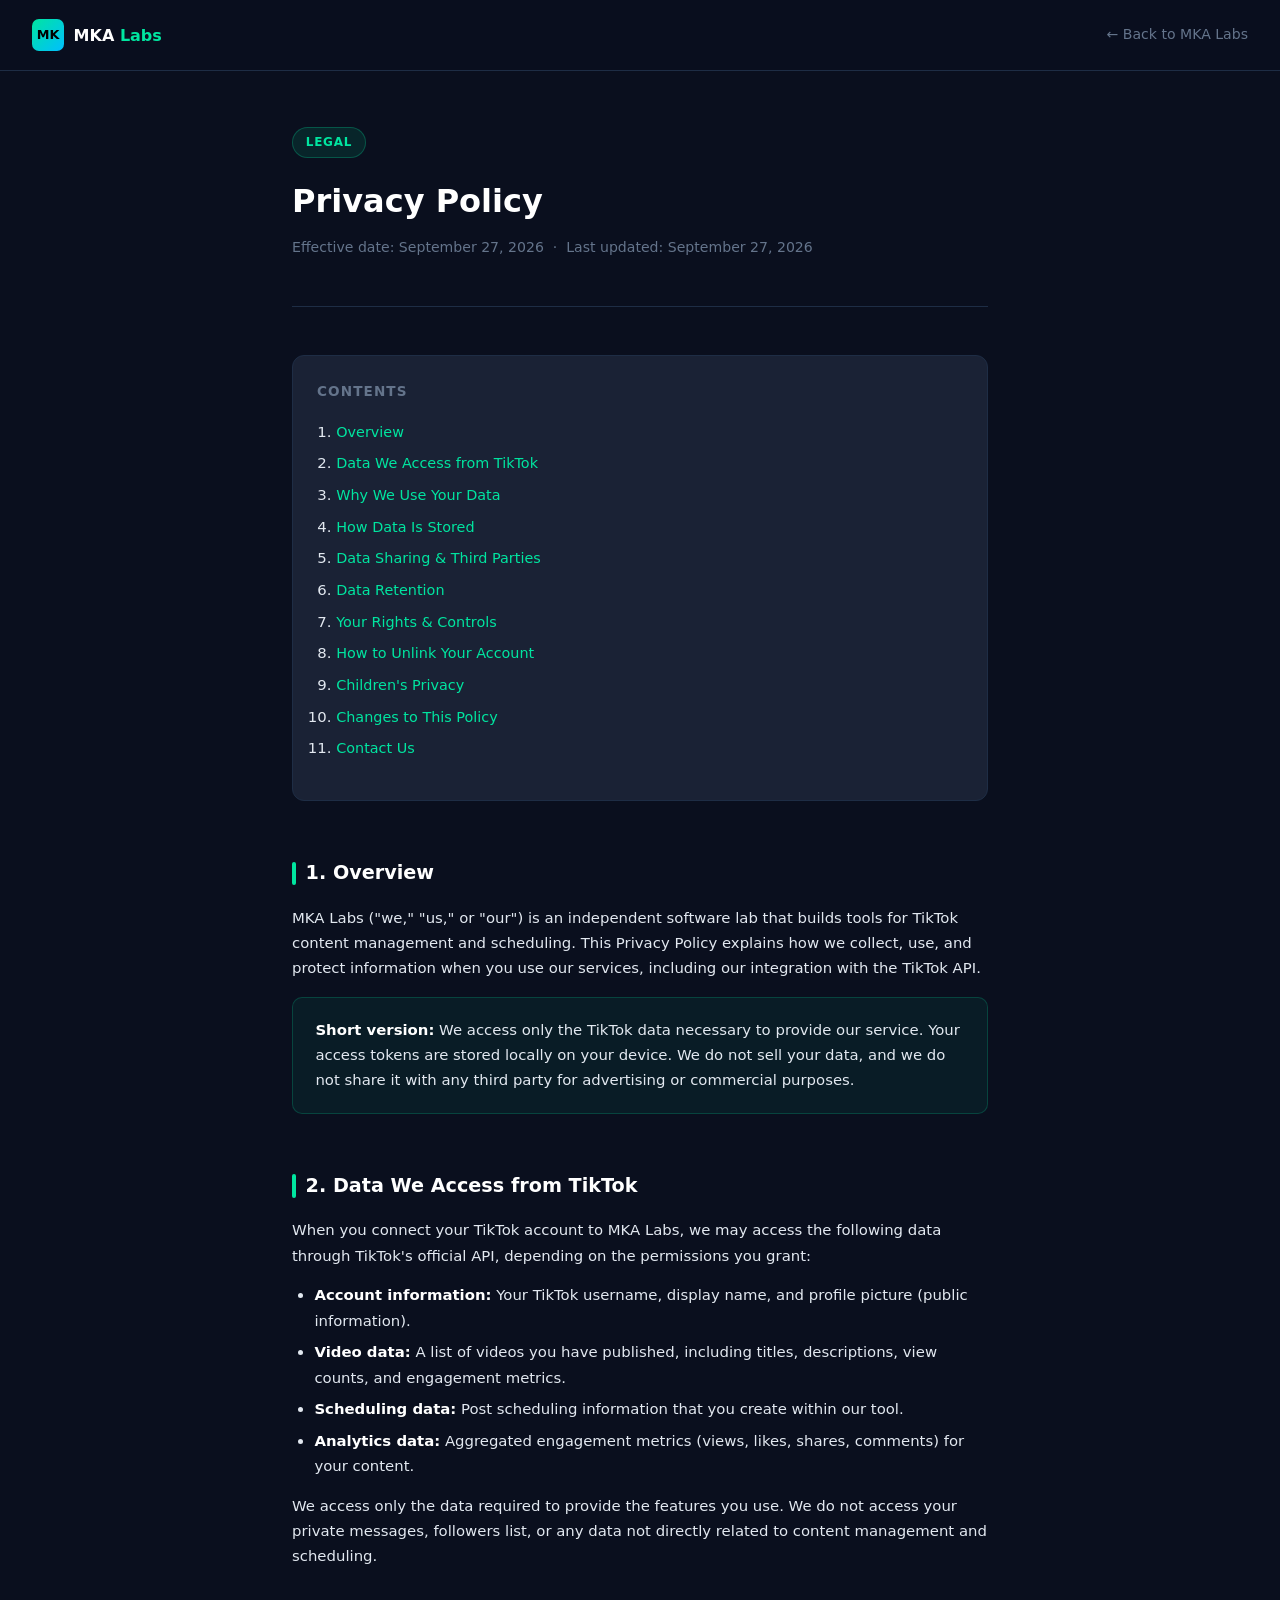
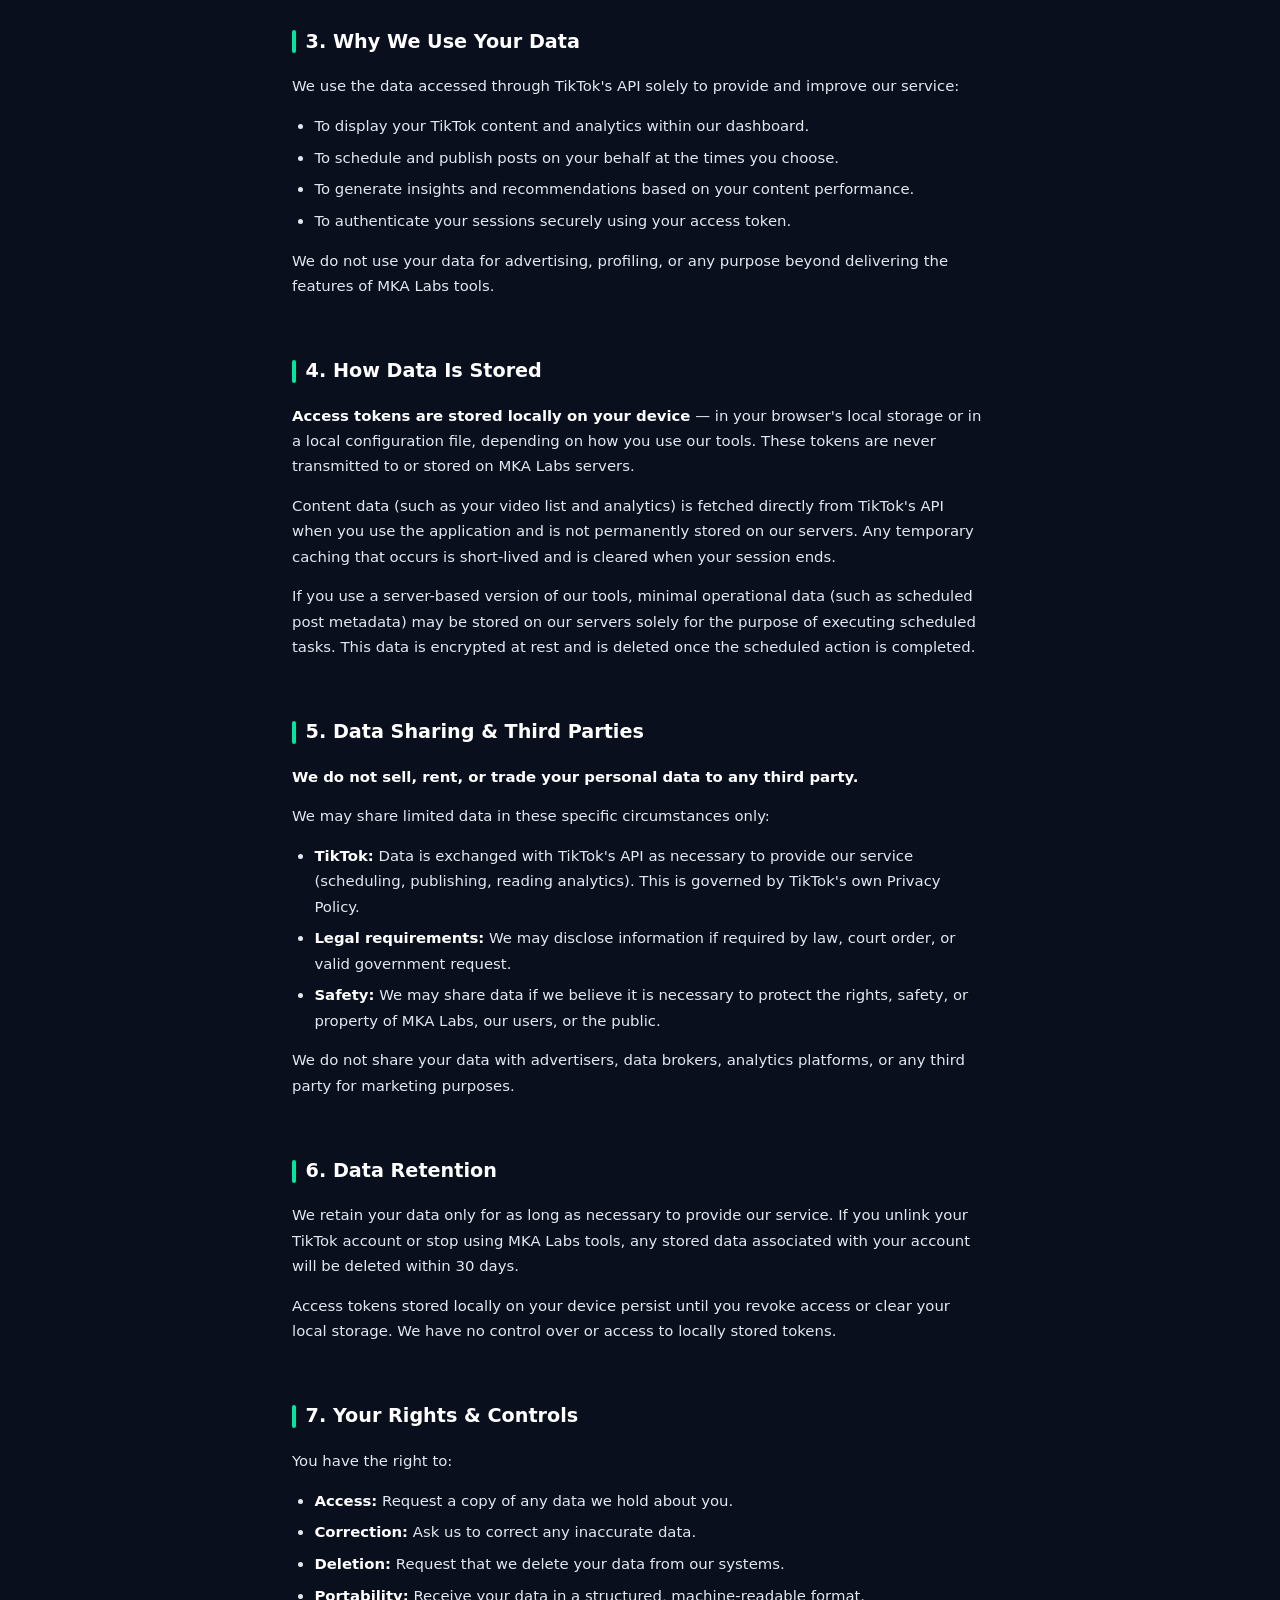
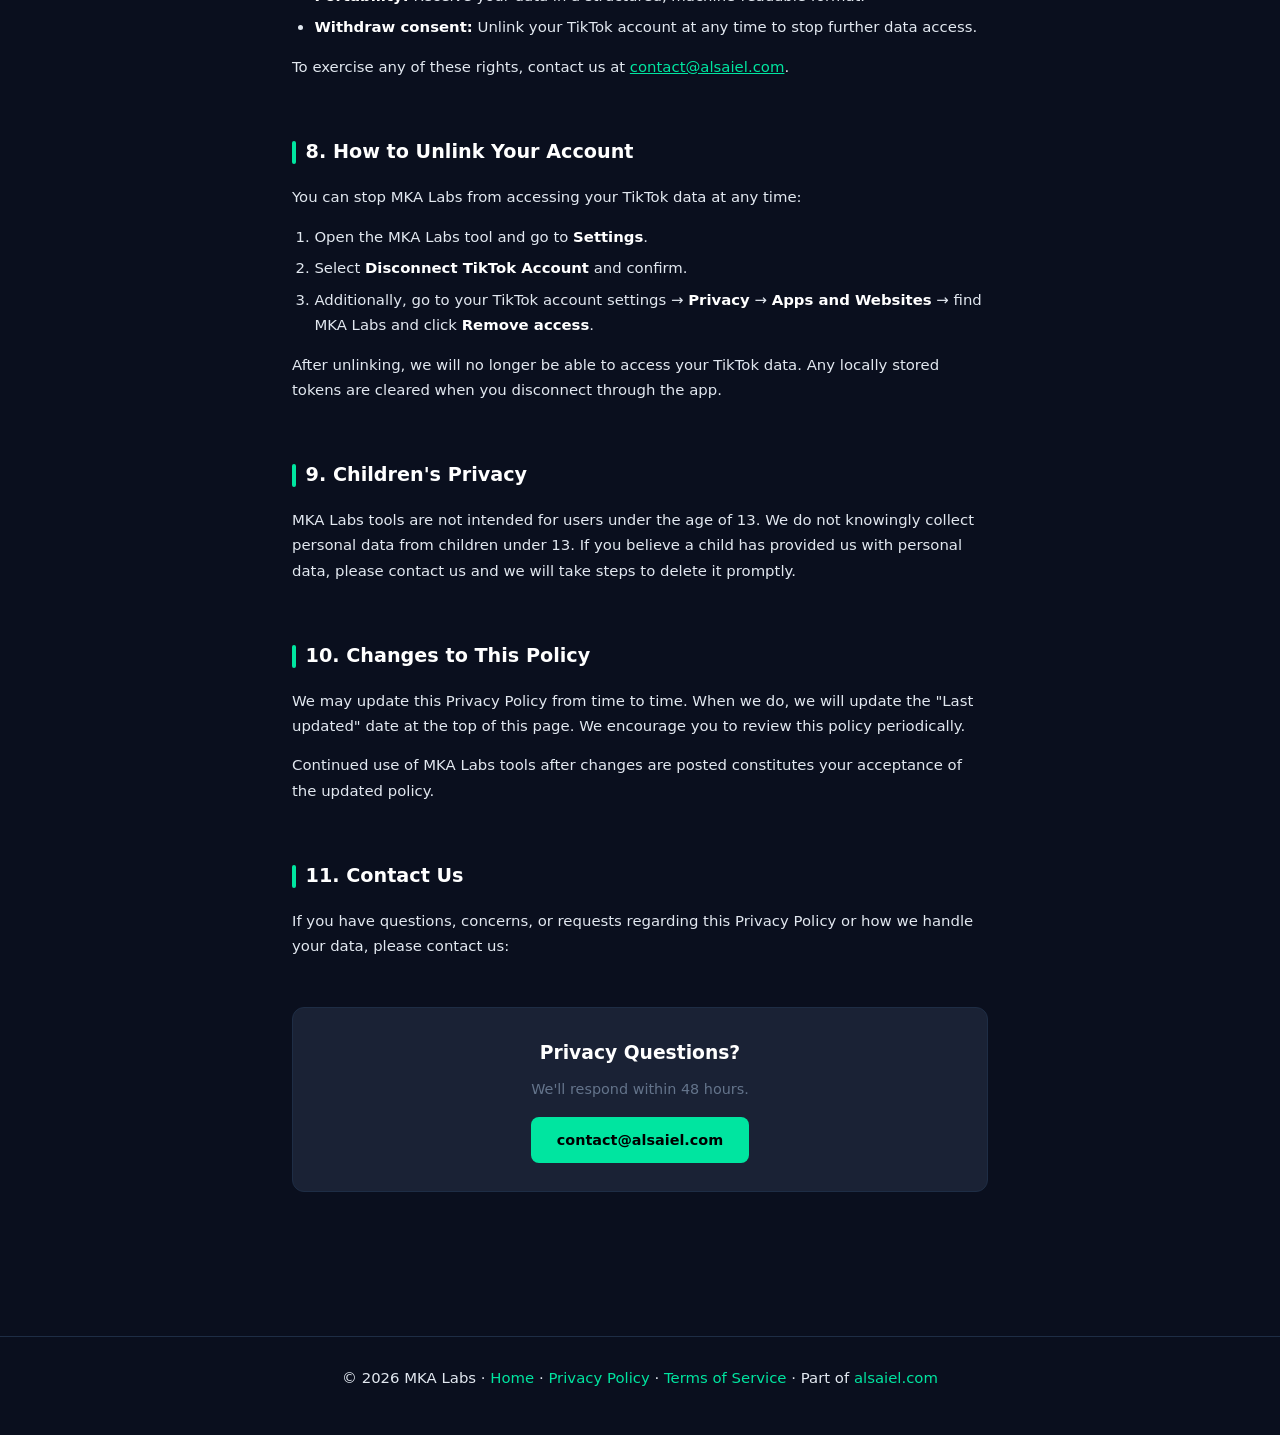
<file: mka-labs/privacy/index.html>
<!DOCTYPE html>
<html lang="en">
<head>
<meta charset="UTF-8">
<meta name="viewport" content="width=device-width, initial-scale=1.0">
<title>Privacy Policy – MKA Labs</title>
<meta name="description" content="MKA Labs Privacy Policy — how we handle your TikTok data.">
<style>
  :root {
    --bg: #0a0f1e;
    --surface: #111827;
    --card: #1a2235;
    --border: #1e2d45;
    --volt: #00E5A0;
    --text: #e2e8f0;
    --muted: #64748b;
    --white: #ffffff;
  }
  * { margin: 0; padding: 0; box-sizing: border-box; }
  body {
    font-family: 'Segoe UI', system-ui, -apple-system, sans-serif;
    background: var(--bg);
    color: var(--text);
    line-height: 1.7;
  }
  nav {
    display: flex;
    align-items: center;
    justify-content: space-between;
    padding: 1.2rem 2rem;
    border-bottom: 1px solid var(--border);
    background: rgba(10,15,30,0.98);
  }
  .nav-logo { display: flex; align-items: center; gap: 0.6rem; text-decoration: none; }
  .logo-mark {
    width: 32px; height: 32px; border-radius: 7px;
    background: linear-gradient(135deg, #00E5A0, #00bfff);
    display: flex; align-items: center; justify-content: center;
    font-weight: 800; font-size: 0.8rem; color: #000;
  }
  .logo-text { font-weight: 700; font-size: 1rem; color: var(--white); }
  .logo-text span { color: var(--volt); }
  .back-link {
    color: var(--muted); text-decoration: none; font-size: 0.88rem;
    transition: color 0.2s;
  }
  .back-link:hover { color: var(--volt); }

  .page-wrap {
    max-width: 760px;
    margin: 0 auto;
    padding: 3.5rem 2rem 5rem;
  }
  .page-header {
    margin-bottom: 3rem;
    padding-bottom: 2rem;
    border-bottom: 1px solid var(--border);
  }
  .label {
    display: inline-block;
    background: rgba(0,229,160,0.1);
    border: 1px solid rgba(0,229,160,0.25);
    color: var(--volt);
    padding: 0.25rem 0.8rem;
    border-radius: 50px;
    font-size: 0.75rem;
    font-weight: 700;
    text-transform: uppercase;
    letter-spacing: 0.06em;
    margin-bottom: 1rem;
  }
  h1 { font-size: 2rem; font-weight: 800; color: var(--white); margin-bottom: 0.5rem; }
  .meta { color: var(--muted); font-size: 0.88rem; }

  .toc {
    background: var(--card);
    border: 1px solid var(--border);
    border-radius: 12px;
    padding: 1.5rem;
    margin-bottom: 3rem;
  }
  .toc h3 { font-size: 0.85rem; color: var(--muted); text-transform: uppercase; letter-spacing: 0.08em; margin-bottom: 1rem; }
  .toc ol { padding-left: 1.2rem; }
  .toc li { margin-bottom: 0.4rem; }
  .toc a { color: var(--volt); text-decoration: none; font-size: 0.9rem; }
  .toc a:hover { text-decoration: underline; }

  .section { margin-bottom: 3rem; }
  .section:last-of-type { margin-bottom: 0; }
  h2 {
    font-size: 1.2rem; font-weight: 700; color: var(--white);
    margin-bottom: 1rem;
    padding-top: 0.5rem;
    display: flex; align-items: center; gap: 0.6rem;
  }
  h2::before {
    content: '';
    display: inline-block;
    width: 4px; height: 1.2em;
    background: var(--volt);
    border-radius: 2px;
    flex-shrink: 0;
  }
  p { color: var(--text); font-size: 0.93rem; margin-bottom: 0.9rem; }
  ul, ol { padding-left: 1.4rem; margin-bottom: 0.9rem; }
  li { font-size: 0.93rem; color: var(--text); margin-bottom: 0.4rem; }
  strong { color: var(--white); }

  .highlight-box {
    background: rgba(0,229,160,0.06);
    border: 1px solid rgba(0,229,160,0.2);
    border-radius: 10px;
    padding: 1.2rem 1.4rem;
    margin: 1rem 0 1.2rem;
  }
  .highlight-box p { margin: 0; color: var(--text); }

  .contact-box {
    background: var(--card);
    border: 1px solid var(--border);
    border-radius: 12px;
    padding: 1.8rem;
    text-align: center;
    margin-top: 3rem;
  }
  .contact-box h3 { color: var(--white); margin-bottom: 0.5rem; }
  .contact-box p { color: var(--muted); margin-bottom: 1rem; font-size: 0.9rem; }
  .contact-box a {
    display: inline-block;
    background: var(--volt);
    color: #000;
    font-weight: 700;
    padding: 0.65rem 1.6rem;
    border-radius: 8px;
    text-decoration: none;
    font-size: 0.9rem;
    transition: background 0.2s;
  }
  .contact-box a:hover { background: #00c98e; }

  footer {
    border-top: 1px solid var(--border);
    padding: 1.8rem 2rem;
    text-align: center;
    color: var(--muted);
    font-size: 0.82rem;
    margin-top: 4rem;
  }
  footer a { color: var(--volt); text-decoration: none; }

  @media (max-width: 600px) {
    .page-wrap { padding: 2rem 1rem 4rem; }
    nav { padding: 1rem; }
    h1 { font-size: 1.6rem; }
  }
</style>
</head>
<body>

<nav>
  <a class="nav-logo" href="/mka-labs">
    <div class="logo-mark">MK</div>
    <span class="logo-text">MKA <span>Labs</span></span>
  </a>
  <a class="back-link" href="/mka-labs">← Back to MKA Labs</a>
</nav>

<div class="page-wrap">

  <div class="page-header">
    <div class="label">Legal</div>
    <h1>Privacy Policy</h1>
    <p class="meta">Effective date: September 27, 2026 &nbsp;·&nbsp; Last updated: September 27, 2026</p>
  </div>

  <div class="toc">
    <h3>Contents</h3>
    <ol>
      <li><a href="#overview">Overview</a></li>
      <li><a href="#data-collected">Data We Access from TikTok</a></li>
      <li><a href="#why-we-use">Why We Use Your Data</a></li>
      <li><a href="#storage">How Data Is Stored</a></li>
      <li><a href="#sharing">Data Sharing &amp; Third Parties</a></li>
      <li><a href="#retention">Data Retention</a></li>
      <li><a href="#rights">Your Rights &amp; Controls</a></li>
      <li><a href="#unlink">How to Unlink Your Account</a></li>
      <li><a href="#children">Children's Privacy</a></li>
      <li><a href="#changes">Changes to This Policy</a></li>
      <li><a href="#contact">Contact Us</a></li>
    </ol>
  </div>

  <div class="section" id="overview">
    <h2>1. Overview</h2>
    <p>
      MKA Labs ("we," "us," or "our") is an independent software lab that builds tools
      for TikTok content management and scheduling. This Privacy Policy explains how we
      collect, use, and protect information when you use our services, including our
      integration with the TikTok API.
    </p>
    <div class="highlight-box">
      <p><strong>Short version:</strong> We access only the TikTok data necessary to provide our service.
      Your access tokens are stored locally on your device. We do not sell your data, and we do not
      share it with any third party for advertising or commercial purposes.</p>
    </div>
  </div>

  <div class="section" id="data-collected">
    <h2>2. Data We Access from TikTok</h2>
    <p>
      When you connect your TikTok account to MKA Labs, we may access the following
      data through TikTok's official API, depending on the permissions you grant:
    </p>
    <ul>
      <li><strong>Account information:</strong> Your TikTok username, display name, and profile picture (public information).</li>
      <li><strong>Video data:</strong> A list of videos you have published, including titles, descriptions, view counts, and engagement metrics.</li>
      <li><strong>Scheduling data:</strong> Post scheduling information that you create within our tool.</li>
      <li><strong>Analytics data:</strong> Aggregated engagement metrics (views, likes, shares, comments) for your content.</li>
    </ul>
    <p>
      We access only the data required to provide the features you use. We do not access
      your private messages, followers list, or any data not directly related to content
      management and scheduling.
    </p>
  </div>

  <div class="section" id="why-we-use">
    <h2>3. Why We Use Your Data</h2>
    <p>We use the data accessed through TikTok's API solely to provide and improve our service:</p>
    <ul>
      <li>To display your TikTok content and analytics within our dashboard.</li>
      <li>To schedule and publish posts on your behalf at the times you choose.</li>
      <li>To generate insights and recommendations based on your content performance.</li>
      <li>To authenticate your sessions securely using your access token.</li>
    </ul>
    <p>
      We do not use your data for advertising, profiling, or any purpose beyond
      delivering the features of MKA Labs tools.
    </p>
  </div>

  <div class="section" id="storage">
    <h2>4. How Data Is Stored</h2>
    <p>
      <strong>Access tokens are stored locally on your device</strong> — in your browser's
      local storage or in a local configuration file, depending on how you use our tools.
      These tokens are never transmitted to or stored on MKA Labs servers.
    </p>
    <p>
      Content data (such as your video list and analytics) is fetched directly from TikTok's
      API when you use the application and is not permanently stored on our servers.
      Any temporary caching that occurs is short-lived and is cleared when your session ends.
    </p>
    <p>
      If you use a server-based version of our tools, minimal operational data (such as
      scheduled post metadata) may be stored on our servers solely for the purpose of
      executing scheduled tasks. This data is encrypted at rest and is deleted once the
      scheduled action is completed.
    </p>
  </div>

  <div class="section" id="sharing">
    <h2>5. Data Sharing &amp; Third Parties</h2>
    <p>
      <strong>We do not sell, rent, or trade your personal data to any third party.</strong>
    </p>
    <p>We may share limited data in these specific circumstances only:</p>
    <ul>
      <li><strong>TikTok:</strong> Data is exchanged with TikTok's API as necessary to provide our service (scheduling, publishing, reading analytics). This is governed by TikTok's own Privacy Policy.</li>
      <li><strong>Legal requirements:</strong> We may disclose information if required by law, court order, or valid government request.</li>
      <li><strong>Safety:</strong> We may share data if we believe it is necessary to protect the rights, safety, or property of MKA Labs, our users, or the public.</li>
    </ul>
    <p>
      We do not share your data with advertisers, data brokers, analytics platforms,
      or any third party for marketing purposes.
    </p>
  </div>

  <div class="section" id="retention">
    <h2>6. Data Retention</h2>
    <p>
      We retain your data only for as long as necessary to provide our service. If you
      unlink your TikTok account or stop using MKA Labs tools, any stored data associated
      with your account will be deleted within 30 days.
    </p>
    <p>
      Access tokens stored locally on your device persist until you revoke access or
      clear your local storage. We have no control over or access to locally stored tokens.
    </p>
  </div>

  <div class="section" id="rights">
    <h2>7. Your Rights &amp; Controls</h2>
    <p>You have the right to:</p>
    <ul>
      <li><strong>Access:</strong> Request a copy of any data we hold about you.</li>
      <li><strong>Correction:</strong> Ask us to correct any inaccurate data.</li>
      <li><strong>Deletion:</strong> Request that we delete your data from our systems.</li>
      <li><strong>Portability:</strong> Receive your data in a structured, machine-readable format.</li>
      <li><strong>Withdraw consent:</strong> Unlink your TikTok account at any time to stop further data access.</li>
    </ul>
    <p>
      To exercise any of these rights, contact us at <a href="mailto:contact@alsaiel.com" style="color:var(--volt);">contact@alsaiel.com</a>.
    </p>
  </div>

  <div class="section" id="unlink">
    <h2>8. How to Unlink Your Account</h2>
    <p>You can stop MKA Labs from accessing your TikTok data at any time:</p>
    <ol>
      <li>Open the MKA Labs tool and go to <strong>Settings</strong>.</li>
      <li>Select <strong>Disconnect TikTok Account</strong> and confirm.</li>
      <li>Additionally, go to your TikTok account settings → <strong>Privacy</strong> → <strong>Apps and Websites</strong> → find MKA Labs and click <strong>Remove access</strong>.</li>
    </ol>
    <p>
      After unlinking, we will no longer be able to access your TikTok data.
      Any locally stored tokens are cleared when you disconnect through the app.
    </p>
  </div>

  <div class="section" id="children">
    <h2>9. Children's Privacy</h2>
    <p>
      MKA Labs tools are not intended for users under the age of 13. We do not knowingly
      collect personal data from children under 13. If you believe a child has provided
      us with personal data, please contact us and we will take steps to delete it promptly.
    </p>
  </div>

  <div class="section" id="changes">
    <h2>10. Changes to This Policy</h2>
    <p>
      We may update this Privacy Policy from time to time. When we do, we will update the
      "Last updated" date at the top of this page. We encourage you to review this policy
      periodically.
    </p>
    <p>
      Continued use of MKA Labs tools after changes are posted constitutes your acceptance
      of the updated policy.
    </p>
  </div>

  <div class="section" id="contact">
    <h2>11. Contact Us</h2>
    <p>
      If you have questions, concerns, or requests regarding this Privacy Policy or how
      we handle your data, please contact us:
    </p>
  </div>

  <div class="contact-box">
    <h3>Privacy Questions?</h3>
    <p>We'll respond within 48 hours.</p>
    <a href="mailto:contact@alsaiel.com">contact@alsaiel.com</a>
  </div>

</div>

<footer>
  <p>© 2026 MKA Labs · <a href="/mka-labs">Home</a> · <a href="/mka-labs/privacy">Privacy Policy</a> · <a href="/mka-labs/terms">Terms of Service</a> · Part of <a href="https://alsaiel.com">alsaiel.com</a></p>
</footer>

</body>
</html>
</file>
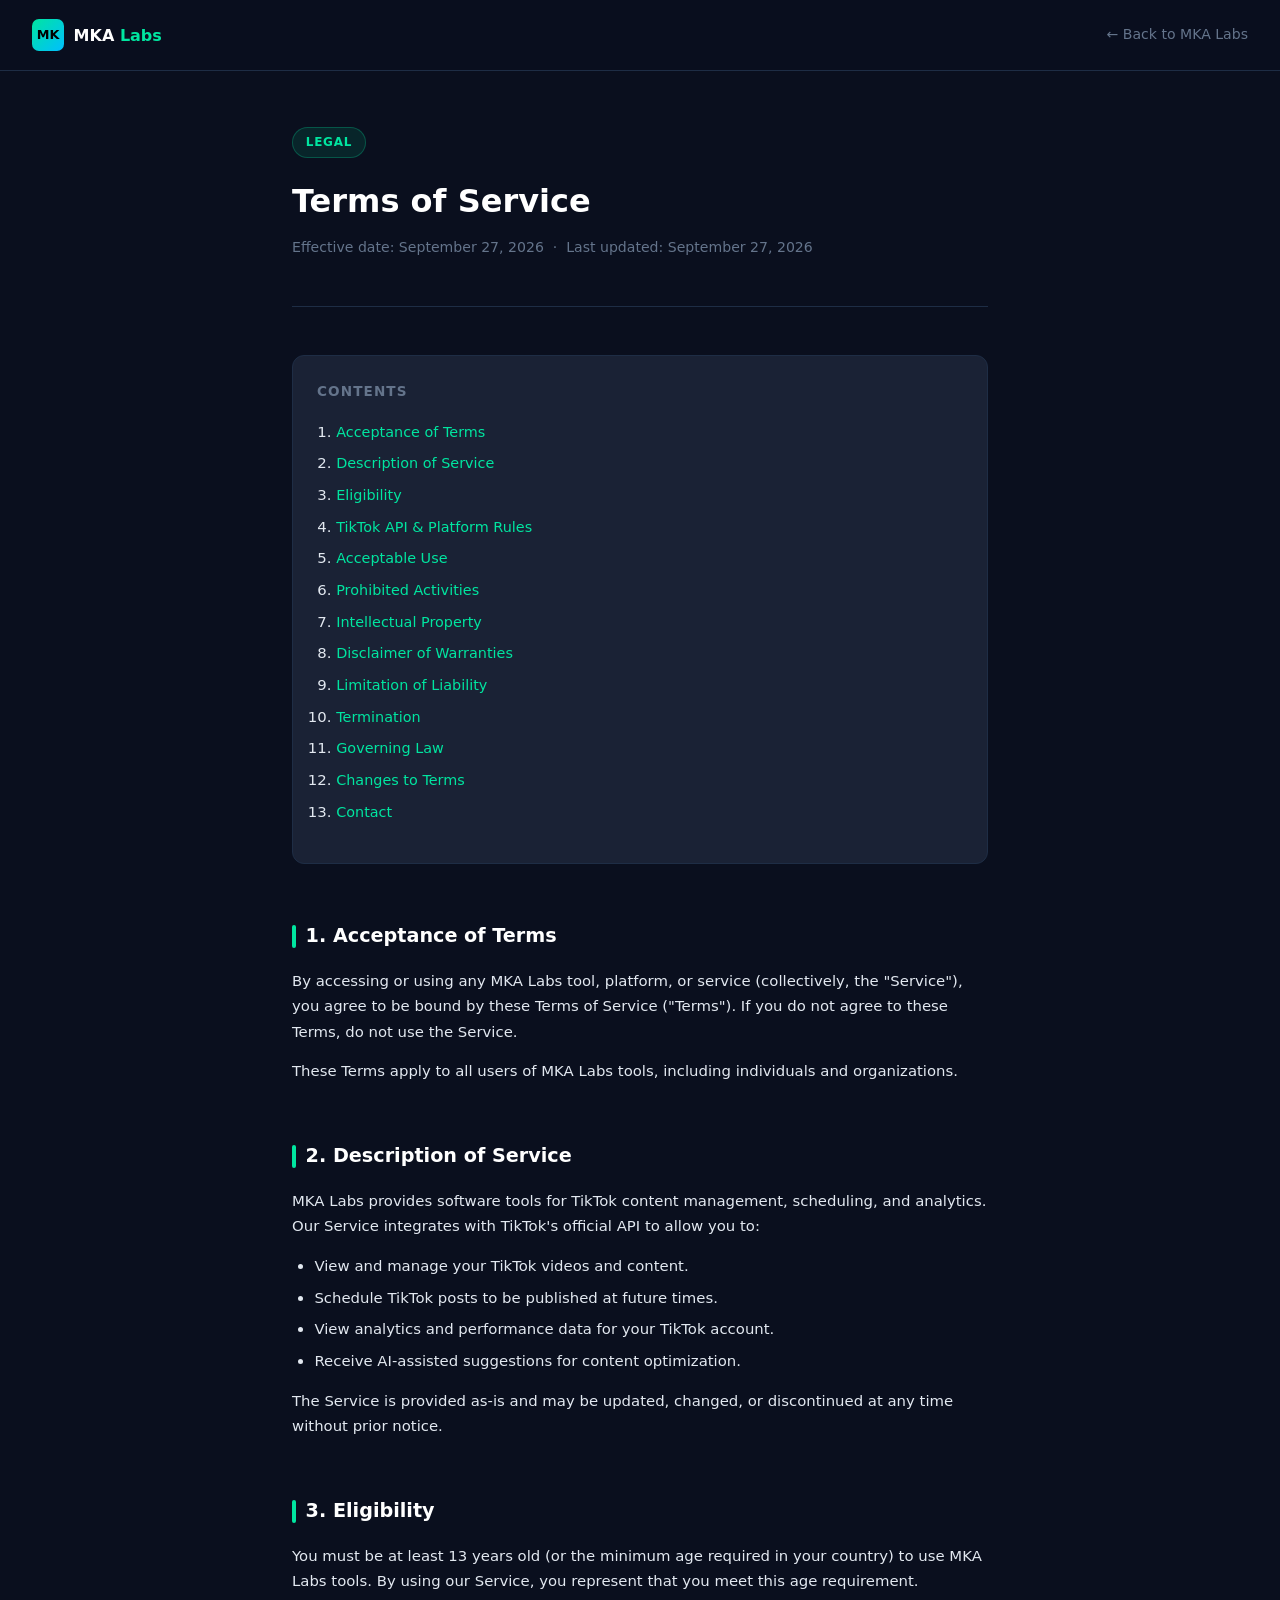
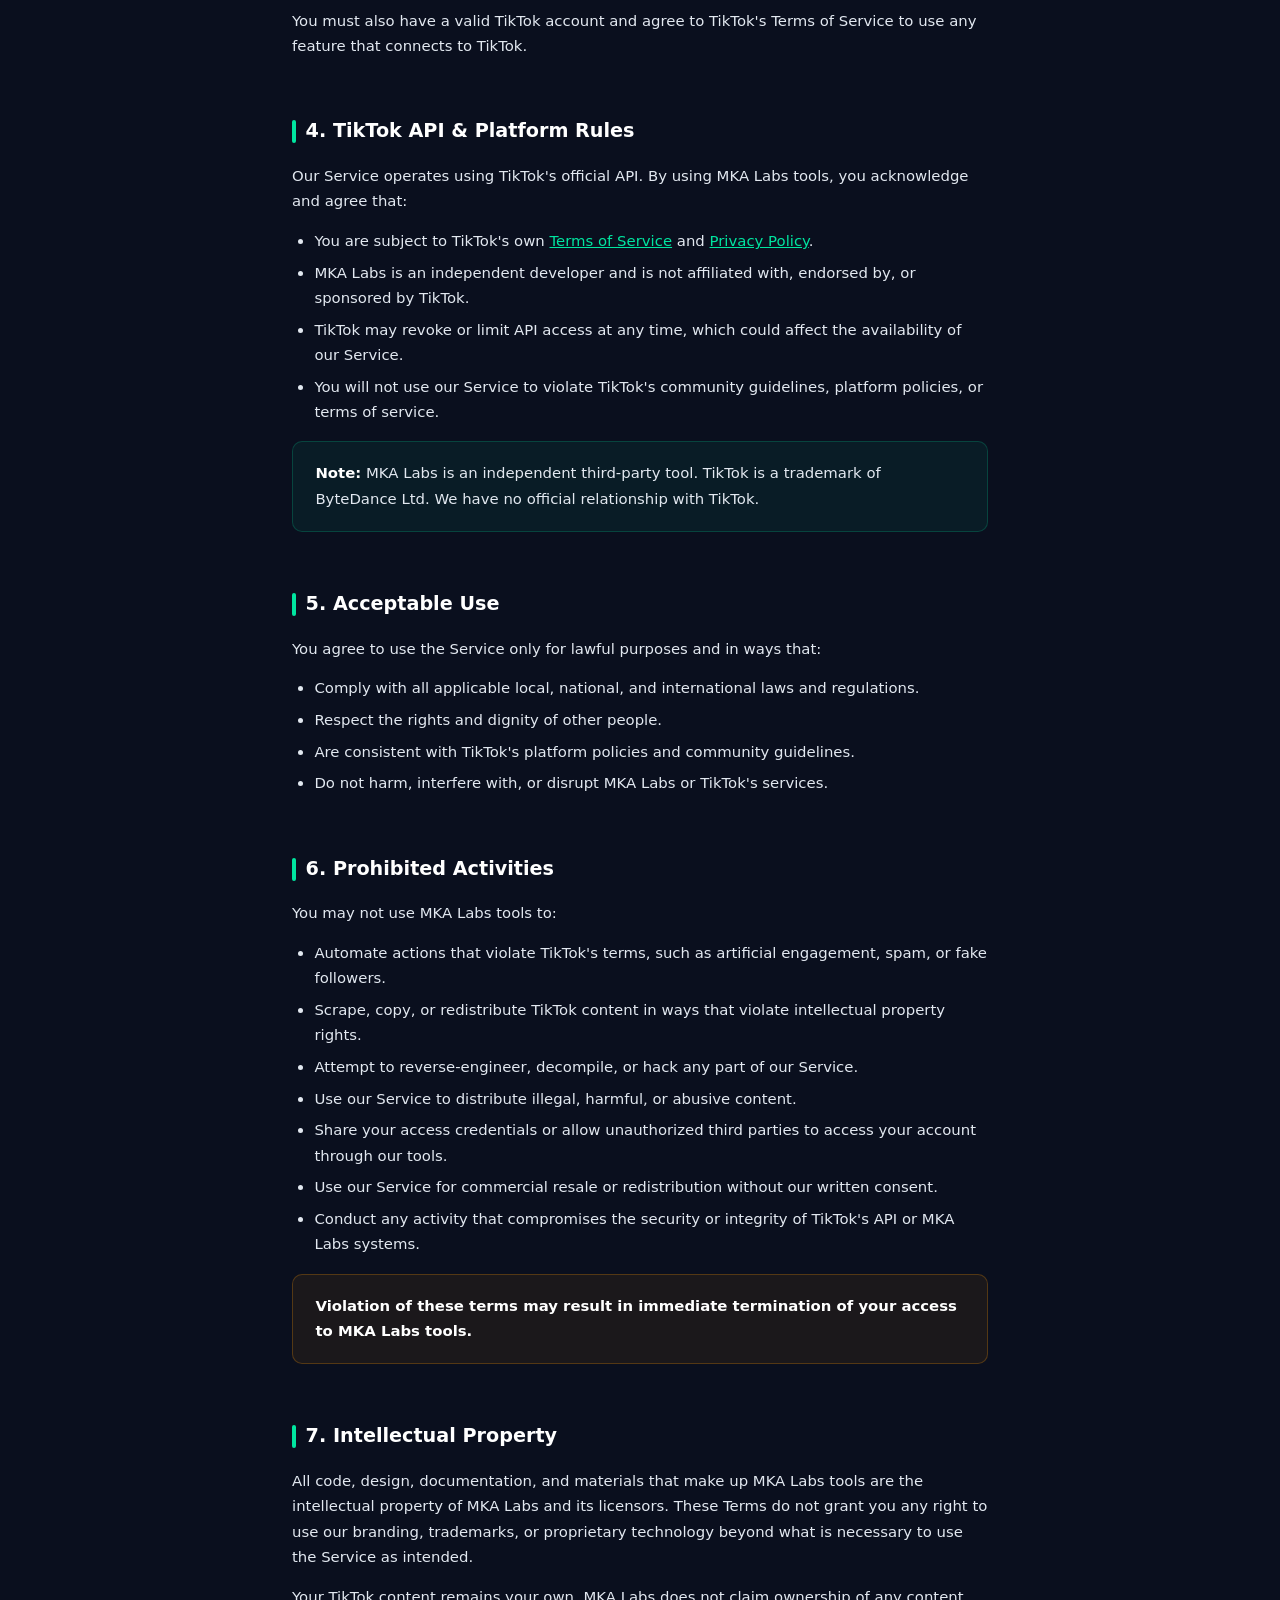
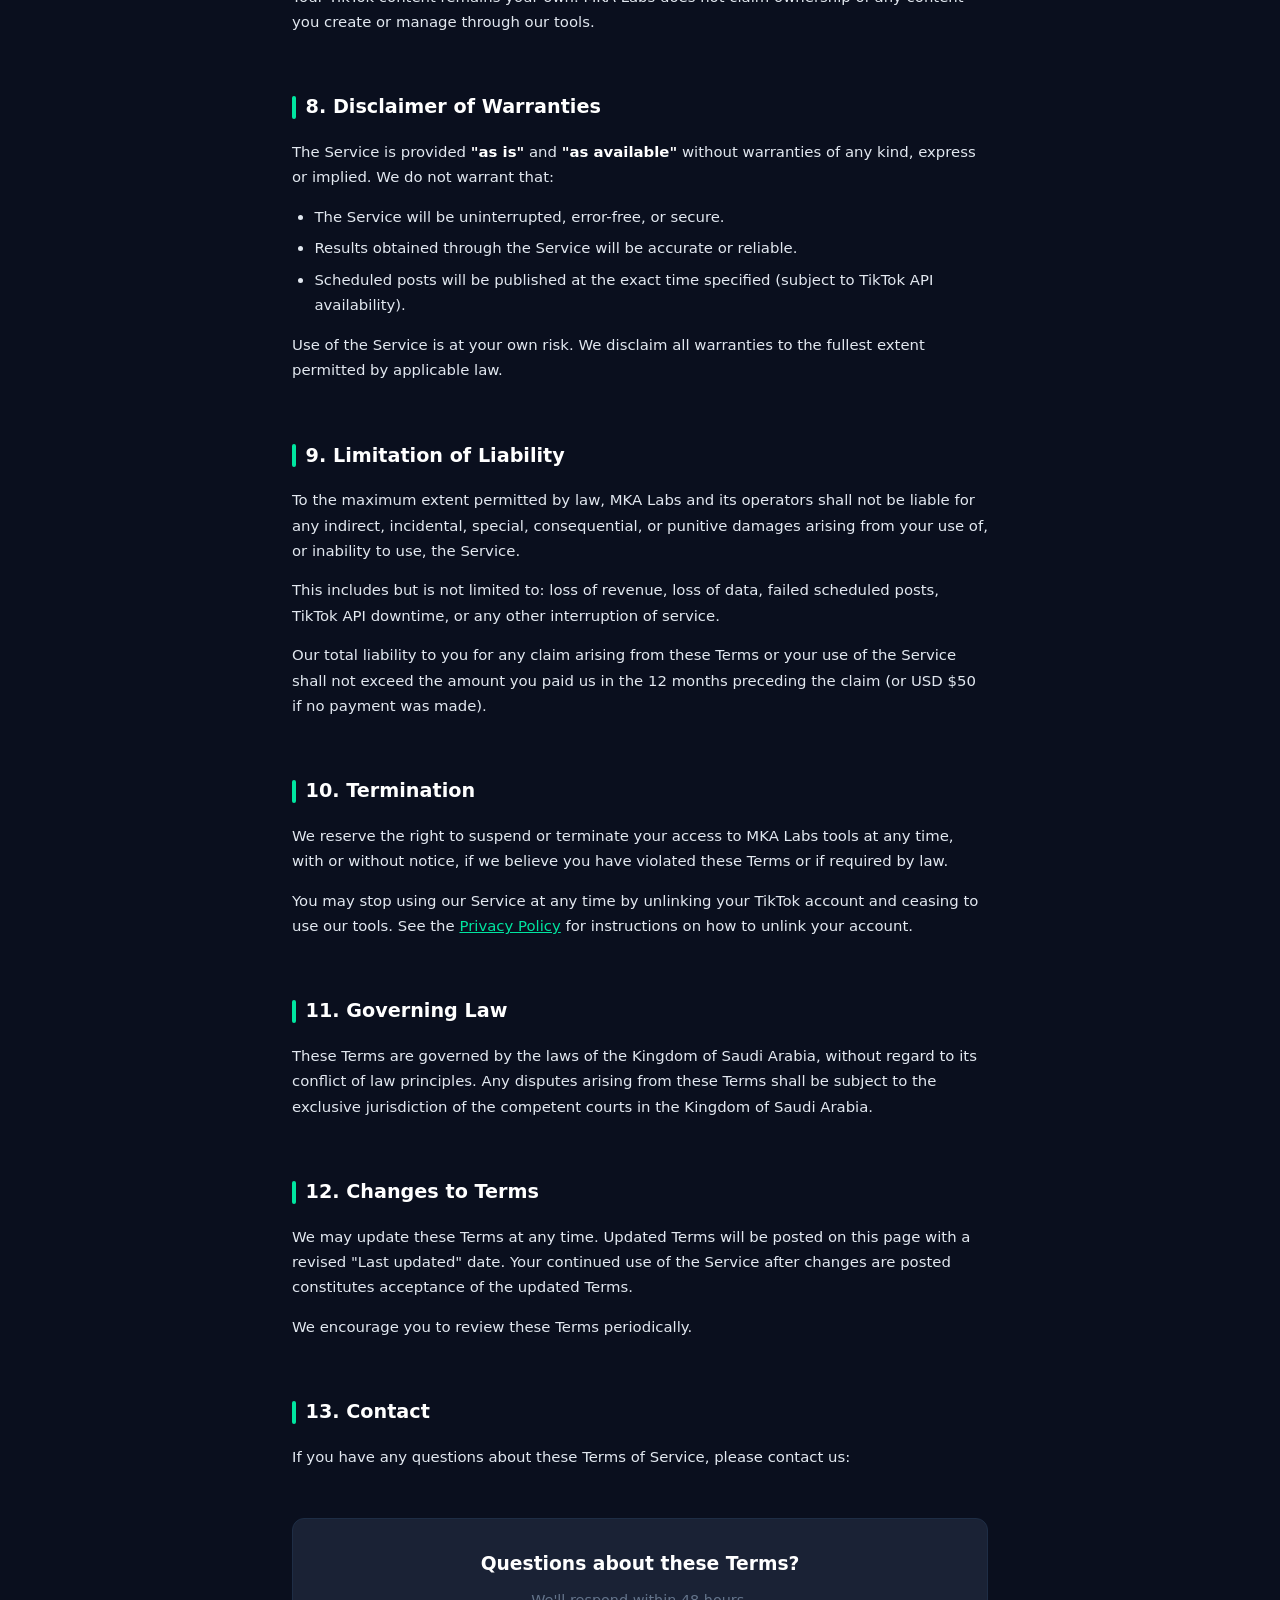
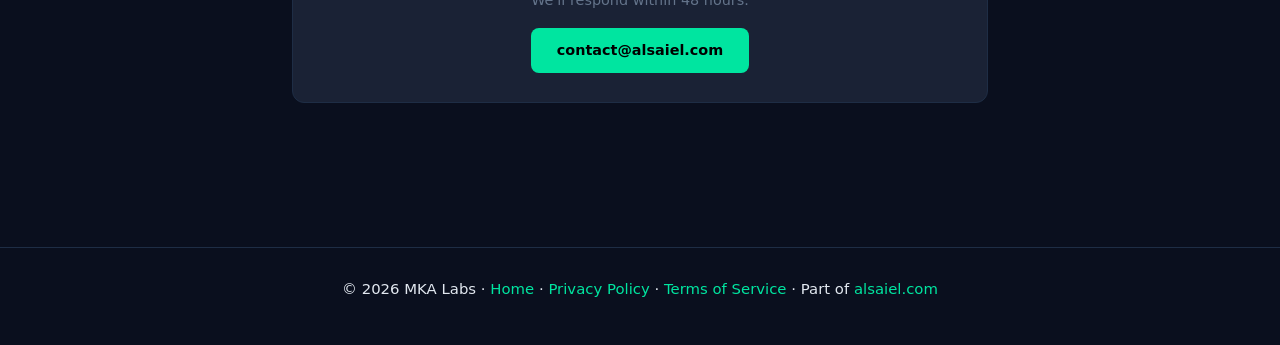
<file: mka-labs/terms/index.html>
<!DOCTYPE html>
<html lang="en">
<head>
<meta charset="UTF-8">
<meta name="viewport" content="width=device-width, initial-scale=1.0">
<title>Terms of Service – MKA Labs</title>
<meta name="description" content="MKA Labs Terms of Service — rules for using our TikTok content tools.">
<style>
  :root {
    --bg: #0a0f1e;
    --surface: #111827;
    --card: #1a2235;
    --border: #1e2d45;
    --volt: #00E5A0;
    --text: #e2e8f0;
    --muted: #64748b;
    --white: #ffffff;
  }
  * { margin: 0; padding: 0; box-sizing: border-box; }
  body {
    font-family: 'Segoe UI', system-ui, -apple-system, sans-serif;
    background: var(--bg);
    color: var(--text);
    line-height: 1.7;
  }
  nav {
    display: flex;
    align-items: center;
    justify-content: space-between;
    padding: 1.2rem 2rem;
    border-bottom: 1px solid var(--border);
    background: rgba(10,15,30,0.98);
  }
  .nav-logo { display: flex; align-items: center; gap: 0.6rem; text-decoration: none; }
  .logo-mark {
    width: 32px; height: 32px; border-radius: 7px;
    background: linear-gradient(135deg, #00E5A0, #00bfff);
    display: flex; align-items: center; justify-content: center;
    font-weight: 800; font-size: 0.8rem; color: #000;
  }
  .logo-text { font-weight: 700; font-size: 1rem; color: var(--white); }
  .logo-text span { color: var(--volt); }
  .back-link {
    color: var(--muted); text-decoration: none; font-size: 0.88rem;
    transition: color 0.2s;
  }
  .back-link:hover { color: var(--volt); }

  .page-wrap {
    max-width: 760px;
    margin: 0 auto;
    padding: 3.5rem 2rem 5rem;
  }
  .page-header {
    margin-bottom: 3rem;
    padding-bottom: 2rem;
    border-bottom: 1px solid var(--border);
  }
  .label {
    display: inline-block;
    background: rgba(0,229,160,0.1);
    border: 1px solid rgba(0,229,160,0.25);
    color: var(--volt);
    padding: 0.25rem 0.8rem;
    border-radius: 50px;
    font-size: 0.75rem;
    font-weight: 700;
    text-transform: uppercase;
    letter-spacing: 0.06em;
    margin-bottom: 1rem;
  }
  h1 { font-size: 2rem; font-weight: 800; color: var(--white); margin-bottom: 0.5rem; }
  .meta { color: var(--muted); font-size: 0.88rem; }

  .toc {
    background: var(--card);
    border: 1px solid var(--border);
    border-radius: 12px;
    padding: 1.5rem;
    margin-bottom: 3rem;
  }
  .toc h3 { font-size: 0.85rem; color: var(--muted); text-transform: uppercase; letter-spacing: 0.08em; margin-bottom: 1rem; }
  .toc ol { padding-left: 1.2rem; }
  .toc li { margin-bottom: 0.4rem; }
  .toc a { color: var(--volt); text-decoration: none; font-size: 0.9rem; }
  .toc a:hover { text-decoration: underline; }

  .section { margin-bottom: 3rem; }
  h2 {
    font-size: 1.2rem; font-weight: 700; color: var(--white);
    margin-bottom: 1rem;
    padding-top: 0.5rem;
    display: flex; align-items: center; gap: 0.6rem;
  }
  h2::before {
    content: '';
    display: inline-block;
    width: 4px; height: 1.2em;
    background: var(--volt);
    border-radius: 2px;
    flex-shrink: 0;
  }
  p { color: var(--text); font-size: 0.93rem; margin-bottom: 0.9rem; }
  ul, ol { padding-left: 1.4rem; margin-bottom: 0.9rem; }
  li { font-size: 0.93rem; color: var(--text); margin-bottom: 0.4rem; }
  strong { color: var(--white); }

  .warning-box {
    background: rgba(255, 150, 0, 0.07);
    border: 1px solid rgba(255, 150, 0, 0.25);
    border-radius: 10px;
    padding: 1.2rem 1.4rem;
    margin: 1rem 0 1.2rem;
  }
  .warning-box p { margin: 0; color: var(--text); }

  .highlight-box {
    background: rgba(0,229,160,0.06);
    border: 1px solid rgba(0,229,160,0.2);
    border-radius: 10px;
    padding: 1.2rem 1.4rem;
    margin: 1rem 0 1.2rem;
  }
  .highlight-box p { margin: 0; }

  .contact-box {
    background: var(--card);
    border: 1px solid var(--border);
    border-radius: 12px;
    padding: 1.8rem;
    text-align: center;
    margin-top: 3rem;
  }
  .contact-box h3 { color: var(--white); margin-bottom: 0.5rem; }
  .contact-box p { color: var(--muted); margin-bottom: 1rem; font-size: 0.9rem; }
  .contact-box a {
    display: inline-block;
    background: var(--volt);
    color: #000;
    font-weight: 700;
    padding: 0.65rem 1.6rem;
    border-radius: 8px;
    text-decoration: none;
    font-size: 0.9rem;
    transition: background 0.2s;
  }
  .contact-box a:hover { background: #00c98e; }

  footer {
    border-top: 1px solid var(--border);
    padding: 1.8rem 2rem;
    text-align: center;
    color: var(--muted);
    font-size: 0.82rem;
    margin-top: 4rem;
  }
  footer a { color: var(--volt); text-decoration: none; }

  @media (max-width: 600px) {
    .page-wrap { padding: 2rem 1rem 4rem; }
    nav { padding: 1rem; }
    h1 { font-size: 1.6rem; }
  }
</style>
</head>
<body>

<nav>
  <a class="nav-logo" href="/mka-labs">
    <div class="logo-mark">MK</div>
    <span class="logo-text">MKA <span>Labs</span></span>
  </a>
  <a class="back-link" href="/mka-labs">← Back to MKA Labs</a>
</nav>

<div class="page-wrap">

  <div class="page-header">
    <div class="label">Legal</div>
    <h1>Terms of Service</h1>
    <p class="meta">Effective date: September 27, 2026 &nbsp;·&nbsp; Last updated: September 27, 2026</p>
  </div>

  <div class="toc">
    <h3>Contents</h3>
    <ol>
      <li><a href="#acceptance">Acceptance of Terms</a></li>
      <li><a href="#service">Description of Service</a></li>
      <li><a href="#eligibility">Eligibility</a></li>
      <li><a href="#tiktok">TikTok API &amp; Platform Rules</a></li>
      <li><a href="#acceptable-use">Acceptable Use</a></li>
      <li><a href="#prohibited">Prohibited Activities</a></li>
      <li><a href="#intellectual-property">Intellectual Property</a></li>
      <li><a href="#disclaimer">Disclaimer of Warranties</a></li>
      <li><a href="#liability">Limitation of Liability</a></li>
      <li><a href="#termination">Termination</a></li>
      <li><a href="#governing-law">Governing Law</a></li>
      <li><a href="#changes">Changes to Terms</a></li>
      <li><a href="#contact">Contact</a></li>
    </ol>
  </div>

  <div class="section" id="acceptance">
    <h2>1. Acceptance of Terms</h2>
    <p>
      By accessing or using any MKA Labs tool, platform, or service (collectively, the "Service"),
      you agree to be bound by these Terms of Service ("Terms"). If you do not agree to
      these Terms, do not use the Service.
    </p>
    <p>
      These Terms apply to all users of MKA Labs tools, including individuals and organizations.
    </p>
  </div>

  <div class="section" id="service">
    <h2>2. Description of Service</h2>
    <p>
      MKA Labs provides software tools for TikTok content management, scheduling, and analytics.
      Our Service integrates with TikTok's official API to allow you to:
    </p>
    <ul>
      <li>View and manage your TikTok videos and content.</li>
      <li>Schedule TikTok posts to be published at future times.</li>
      <li>View analytics and performance data for your TikTok account.</li>
      <li>Receive AI-assisted suggestions for content optimization.</li>
    </ul>
    <p>
      The Service is provided as-is and may be updated, changed, or discontinued
      at any time without prior notice.
    </p>
  </div>

  <div class="section" id="eligibility">
    <h2>3. Eligibility</h2>
    <p>
      You must be at least 13 years old (or the minimum age required in your country)
      to use MKA Labs tools. By using our Service, you represent that you meet this
      age requirement.
    </p>
    <p>
      You must also have a valid TikTok account and agree to TikTok's Terms of Service
      to use any feature that connects to TikTok.
    </p>
  </div>

  <div class="section" id="tiktok">
    <h2>4. TikTok API &amp; Platform Rules</h2>
    <p>
      Our Service operates using TikTok's official API. By using MKA Labs tools, you
      acknowledge and agree that:
    </p>
    <ul>
      <li>You are subject to TikTok's own <a href="https://www.tiktok.com/legal/terms-of-service" target="_blank" rel="noopener" style="color:var(--volt);">Terms of Service</a> and <a href="https://www.tiktok.com/legal/privacy-policy" target="_blank" rel="noopener" style="color:var(--volt);">Privacy Policy</a>.</li>
      <li>MKA Labs is an independent developer and is not affiliated with, endorsed by, or sponsored by TikTok.</li>
      <li>TikTok may revoke or limit API access at any time, which could affect the availability of our Service.</li>
      <li>You will not use our Service to violate TikTok's community guidelines, platform policies, or terms of service.</li>
    </ul>
    <div class="highlight-box">
      <p><strong>Note:</strong> MKA Labs is an independent third-party tool. TikTok is a trademark of ByteDance Ltd. We have no official relationship with TikTok.</p>
    </div>
  </div>

  <div class="section" id="acceptable-use">
    <h2>5. Acceptable Use</h2>
    <p>You agree to use the Service only for lawful purposes and in ways that:</p>
    <ul>
      <li>Comply with all applicable local, national, and international laws and regulations.</li>
      <li>Respect the rights and dignity of other people.</li>
      <li>Are consistent with TikTok's platform policies and community guidelines.</li>
      <li>Do not harm, interfere with, or disrupt MKA Labs or TikTok's services.</li>
    </ul>
  </div>

  <div class="section" id="prohibited">
    <h2>6. Prohibited Activities</h2>
    <p>You may not use MKA Labs tools to:</p>
    <ul>
      <li>Automate actions that violate TikTok's terms, such as artificial engagement, spam, or fake followers.</li>
      <li>Scrape, copy, or redistribute TikTok content in ways that violate intellectual property rights.</li>
      <li>Attempt to reverse-engineer, decompile, or hack any part of our Service.</li>
      <li>Use our Service to distribute illegal, harmful, or abusive content.</li>
      <li>Share your access credentials or allow unauthorized third parties to access your account through our tools.</li>
      <li>Use our Service for commercial resale or redistribution without our written consent.</li>
      <li>Conduct any activity that compromises the security or integrity of TikTok's API or MKA Labs systems.</li>
    </ul>
    <div class="warning-box">
      <p><strong>Violation of these terms may result in immediate termination of your access to MKA Labs tools.</strong></p>
    </div>
  </div>

  <div class="section" id="intellectual-property">
    <h2>7. Intellectual Property</h2>
    <p>
      All code, design, documentation, and materials that make up MKA Labs tools are the
      intellectual property of MKA Labs and its licensors. These Terms do not grant you
      any right to use our branding, trademarks, or proprietary technology beyond what
      is necessary to use the Service as intended.
    </p>
    <p>
      Your TikTok content remains your own. MKA Labs does not claim ownership of any
      content you create or manage through our tools.
    </p>
  </div>

  <div class="section" id="disclaimer">
    <h2>8. Disclaimer of Warranties</h2>
    <p>
      The Service is provided <strong>"as is"</strong> and <strong>"as available"</strong> without
      warranties of any kind, express or implied. We do not warrant that:
    </p>
    <ul>
      <li>The Service will be uninterrupted, error-free, or secure.</li>
      <li>Results obtained through the Service will be accurate or reliable.</li>
      <li>Scheduled posts will be published at the exact time specified (subject to TikTok API availability).</li>
    </ul>
    <p>
      Use of the Service is at your own risk. We disclaim all warranties to the fullest
      extent permitted by applicable law.
    </p>
  </div>

  <div class="section" id="liability">
    <h2>9. Limitation of Liability</h2>
    <p>
      To the maximum extent permitted by law, MKA Labs and its operators shall not be
      liable for any indirect, incidental, special, consequential, or punitive damages
      arising from your use of, or inability to use, the Service.
    </p>
    <p>
      This includes but is not limited to: loss of revenue, loss of data, failed
      scheduled posts, TikTok API downtime, or any other interruption of service.
    </p>
    <p>
      Our total liability to you for any claim arising from these Terms or your use
      of the Service shall not exceed the amount you paid us in the 12 months preceding
      the claim (or USD $50 if no payment was made).
    </p>
  </div>

  <div class="section" id="termination">
    <h2>10. Termination</h2>
    <p>
      We reserve the right to suspend or terminate your access to MKA Labs tools at
      any time, with or without notice, if we believe you have violated these Terms
      or if required by law.
    </p>
    <p>
      You may stop using our Service at any time by unlinking your TikTok account and
      ceasing to use our tools. See the <a href="/mka-labs/privacy#unlink" style="color:var(--volt);">Privacy Policy</a>
      for instructions on how to unlink your account.
    </p>
  </div>

  <div class="section" id="governing-law">
    <h2>11. Governing Law</h2>
    <p>
      These Terms are governed by the laws of the Kingdom of Saudi Arabia, without
      regard to its conflict of law principles. Any disputes arising from these Terms
      shall be subject to the exclusive jurisdiction of the competent courts in the
      Kingdom of Saudi Arabia.
    </p>
  </div>

  <div class="section" id="changes">
    <h2>12. Changes to Terms</h2>
    <p>
      We may update these Terms at any time. Updated Terms will be posted on this page
      with a revised "Last updated" date. Your continued use of the Service after
      changes are posted constitutes acceptance of the updated Terms.
    </p>
    <p>
      We encourage you to review these Terms periodically.
    </p>
  </div>

  <div class="section" id="contact">
    <h2>13. Contact</h2>
    <p>
      If you have any questions about these Terms of Service, please contact us:
    </p>
  </div>

  <div class="contact-box">
    <h3>Questions about these Terms?</h3>
    <p>We'll respond within 48 hours.</p>
    <a href="mailto:contact@alsaiel.com">contact@alsaiel.com</a>
  </div>

</div>

<footer>
  <p>© 2026 MKA Labs · <a href="/mka-labs">Home</a> · <a href="/mka-labs/privacy">Privacy Policy</a> · <a href="/mka-labs/terms">Terms of Service</a> · Part of <a href="https://alsaiel.com">alsaiel.com</a></p>
</footer>

</body>
</html>
</file>
